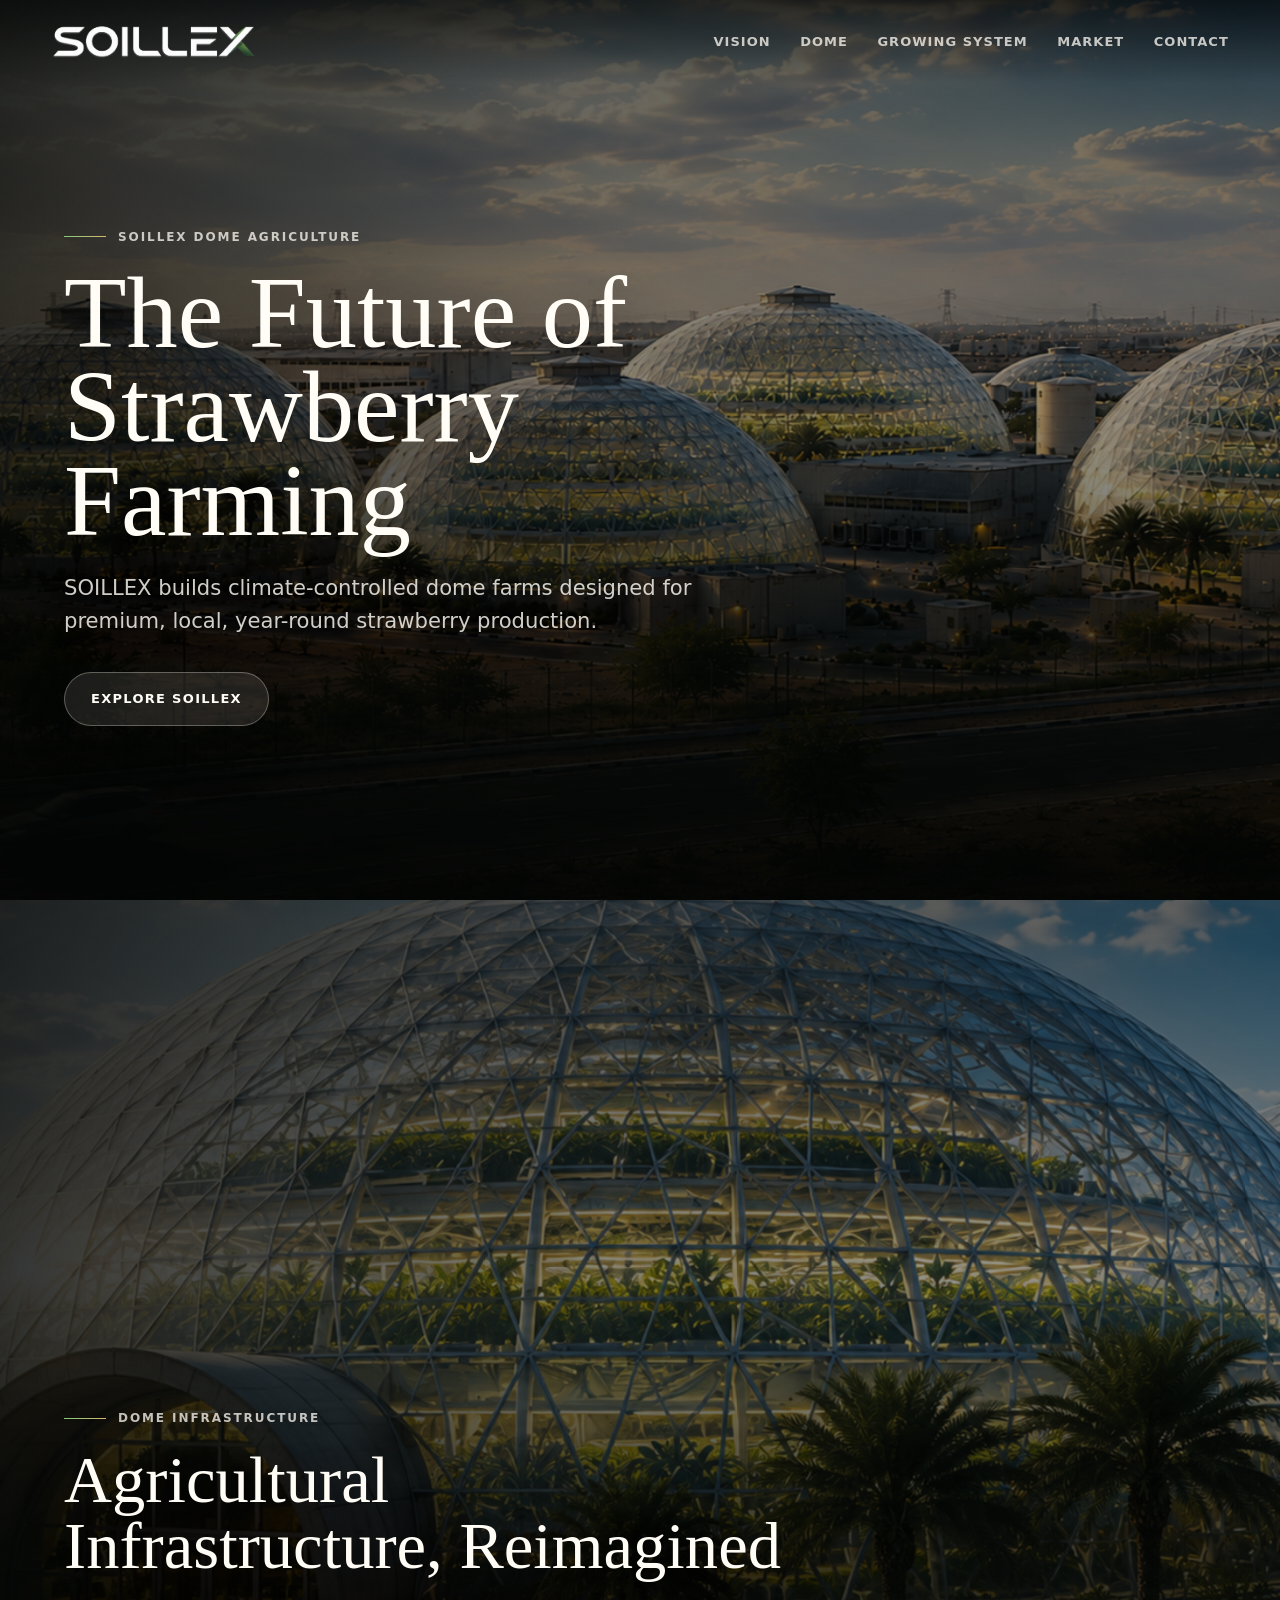
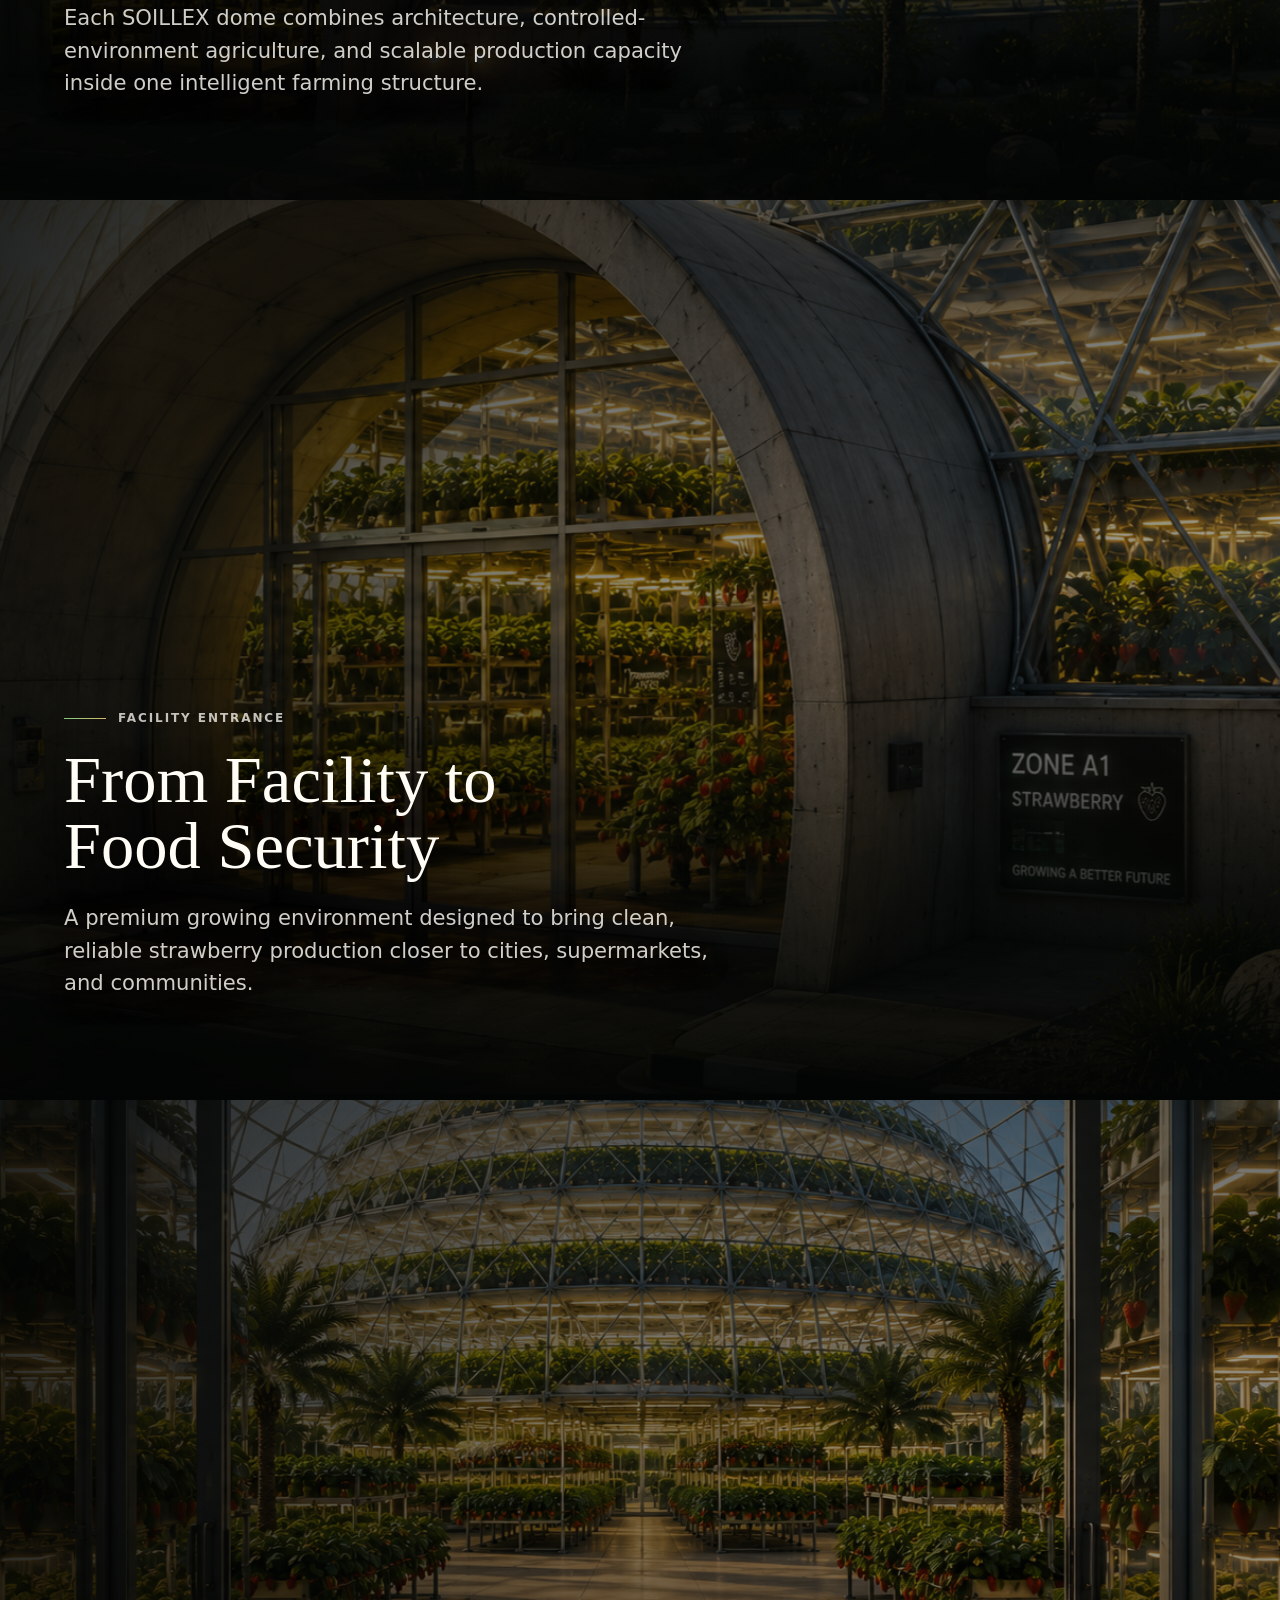
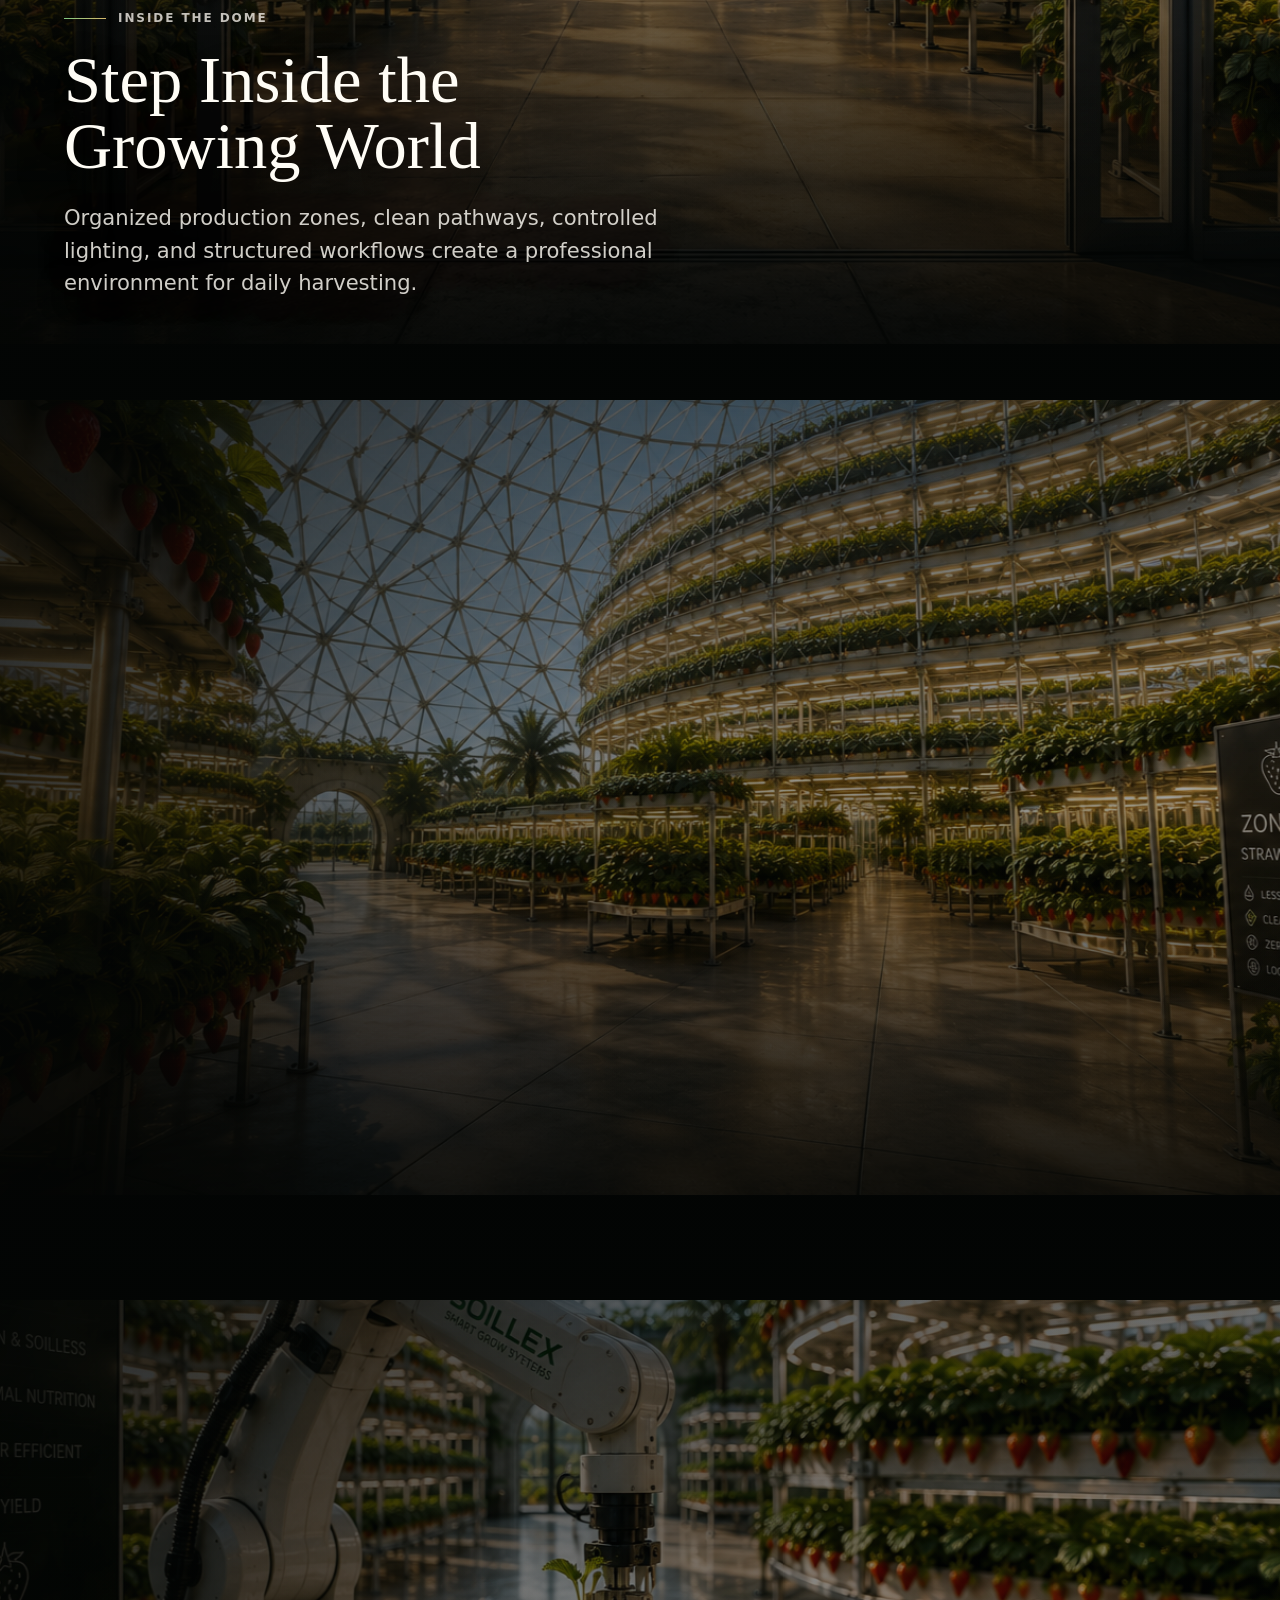
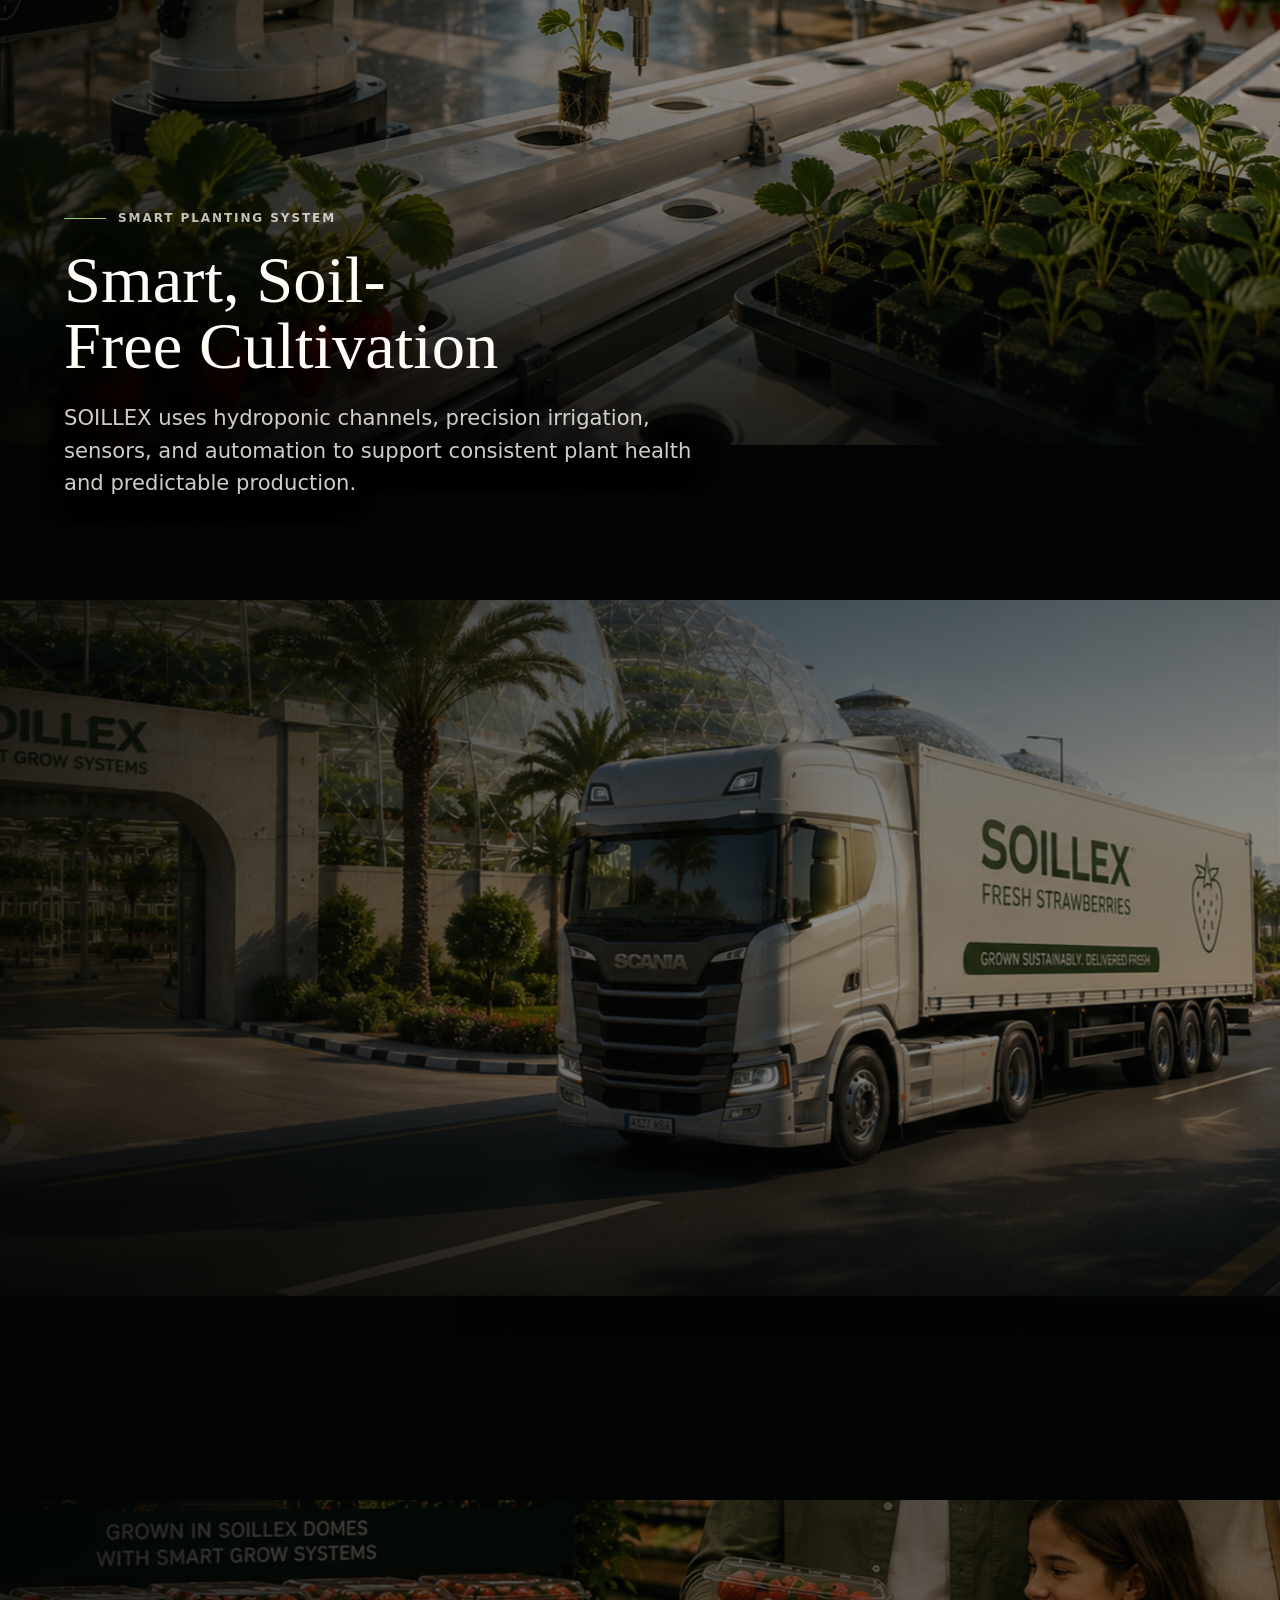
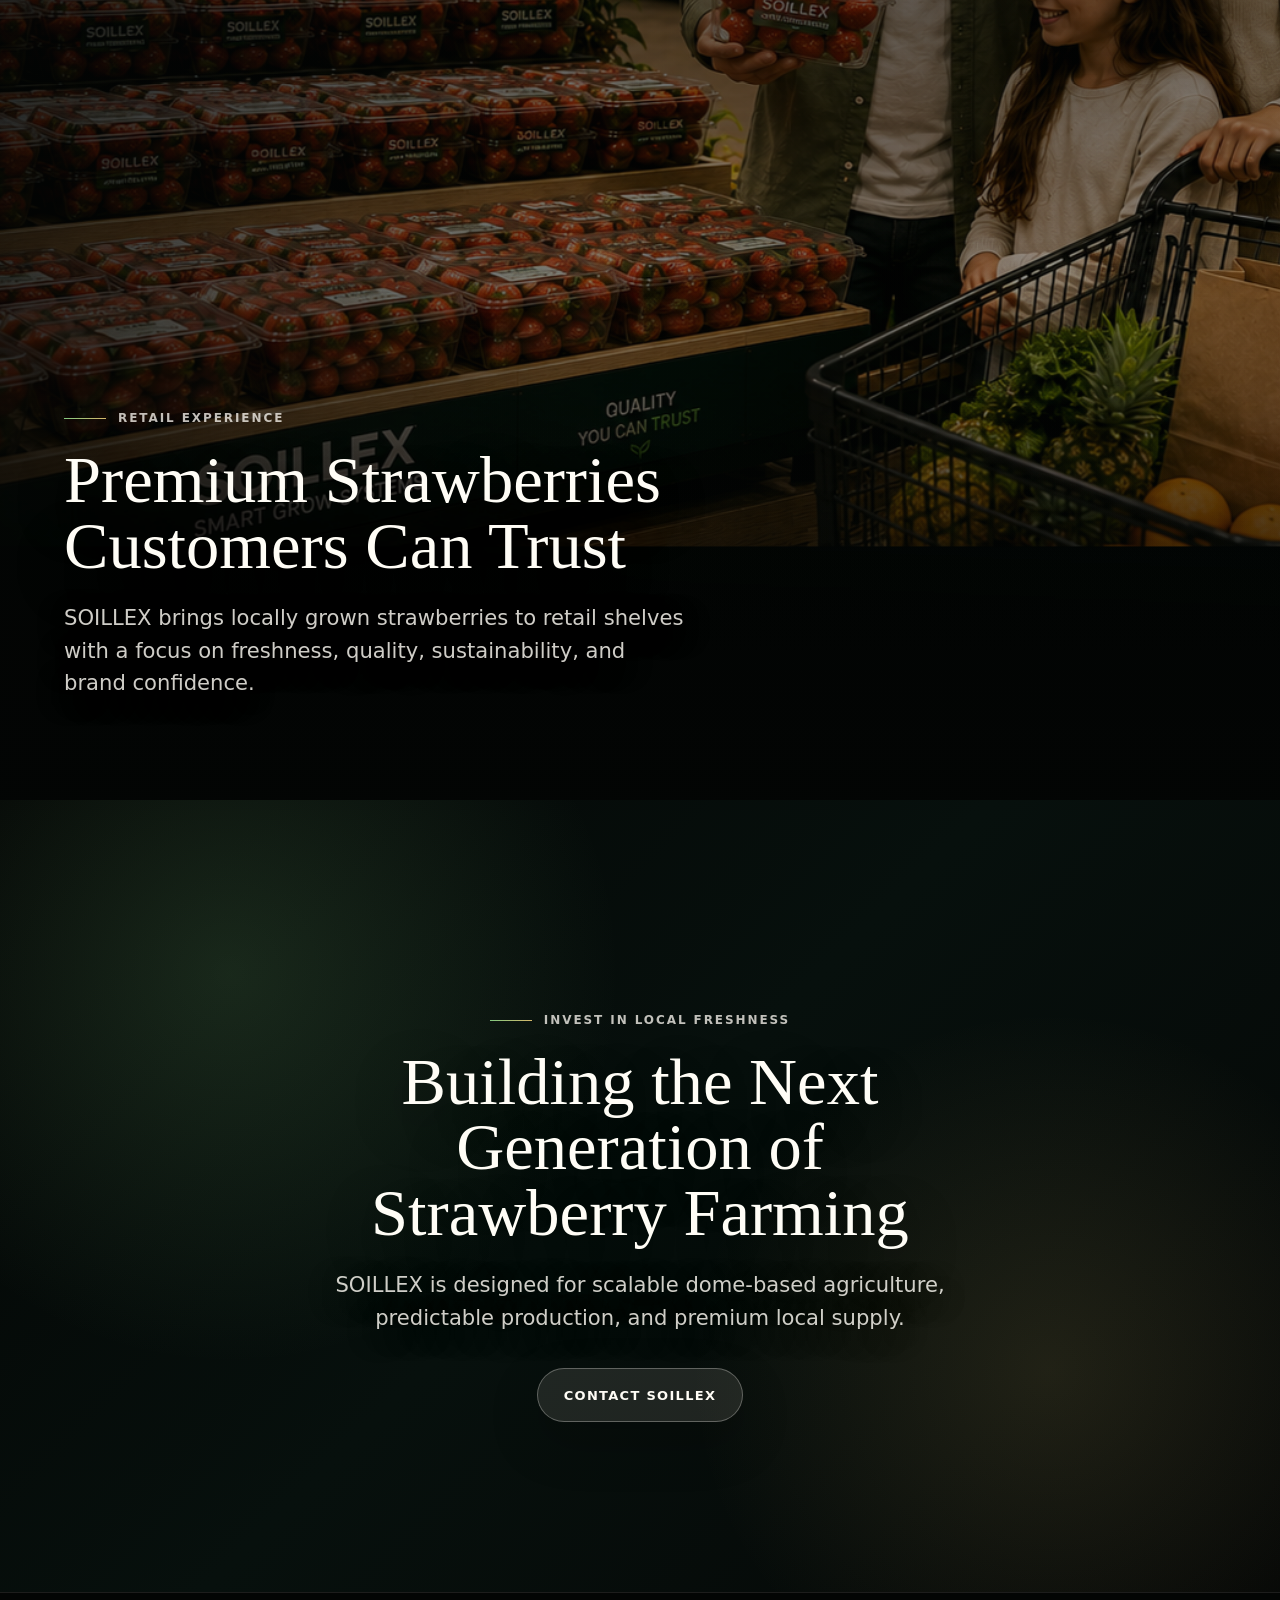
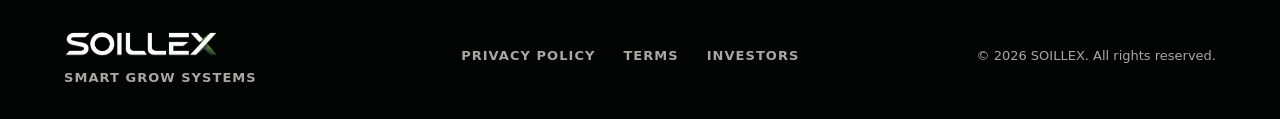
<file: index.html>
<!DOCTYPE html>
<html lang="en">
  <head>
    <meta charset="UTF-8" />
    <meta name="viewport" content="width=device-width, initial-scale=1.0" />
    <meta
      name="description"
      content="SOILLEX builds climate-controlled dome farms for premium, local, year-round strawberry production."
    />
    <title>SOILLEX | Intelligent Dome Agriculture</title>
    <link rel="icon" type="image/png" href="assets/img/favicon.png" />
    <style>
      :root {
        --color-ink: #f7f4ed;
        --color-muted: rgba(247, 244, 237, 0.74);
        --color-soft: rgba(247, 244, 237, 0.12);
        --color-line: rgba(247, 244, 237, 0.18);
        --color-deep: #030504;
        --color-green: #83c980;
        --color-gold: #d6b86b;
        --header-height: 82px;
        --section-padding: clamp(22px, 5vw, 76px);
        --content-width: 740px;
        --ease: cubic-bezier(0.19, 1, 0.22, 1);
        font-family:
          Inter, ui-sans-serif, system-ui, -apple-system, BlinkMacSystemFont,
          "Segoe UI", Arial, sans-serif;
        color-scheme: dark;
      }

      * {
        box-sizing: border-box;
      }

      html {
        scroll-behavior: smooth;
        background: var(--color-deep);
      }

      body {
        margin: 0;
        background: var(--color-deep);
        color: var(--color-ink);
        overflow-x: hidden;
      }

      body::selection {
        background: rgba(131, 201, 128, 0.32);
      }

      a {
        color: inherit;
        text-decoration: none;
      }

      img {
        display: block;
        max-width: 100%;
      }

      .site-header {
        position: fixed;
        inset: 0 0 auto 0;
        z-index: 50;
        display: flex;
        align-items: center;
        justify-content: space-between;
        height: var(--header-height);
        padding: 18px clamp(18px, 4vw, 58px);
        background: linear-gradient(180deg, rgba(3, 5, 4, 0.62), rgba(3, 5, 4, 0));
        transition:
          background 500ms var(--ease),
          border-color 500ms var(--ease),
          backdrop-filter 500ms var(--ease);
      }

      .site-header.is-scrolled {
        border-bottom: 1px solid rgba(247, 244, 237, 0.1);
        background: rgba(3, 5, 4, 0.78);
        backdrop-filter: blur(18px);
      }

      .brand-link {
        display: inline-flex;
        align-items: center;
        width: clamp(138px, 16vw, 210px);
      }

      .nav-links {
        display: flex;
        align-items: center;
        gap: clamp(14px, 2.3vw, 34px);
        color: rgba(247, 244, 237, 0.78);
        font-size: 13px;
        font-weight: 650;
        letter-spacing: 0.08em;
        text-transform: uppercase;
      }

      .nav-links a {
        position: relative;
        padding: 8px 0;
        transition: color 260ms ease;
      }

      .nav-links a::after {
        position: absolute;
        right: 0;
        bottom: 0;
        left: 0;
        height: 1px;
        background: var(--color-green);
        content: "";
        transform: scaleX(0);
        transform-origin: right;
        transition: transform 320ms var(--ease);
      }

      .nav-links a:hover {
        color: var(--color-ink);
      }

      .nav-links a:hover::after {
        transform: scaleX(1);
        transform-origin: left;
      }

      .hero,
      .image-section,
      .cta-section {
        position: relative;
        isolation: isolate;
        display: flex;
        min-height: 100svh;
        overflow: hidden;
      }

      .section-bg {
        position: absolute;
        inset: -8vh 0;
        z-index: -3;
        background-image: var(--bg);
        background-position: center;
        background-size: cover;
        transform: translate3d(0, var(--parallax, 0px), 0) scale(1.04);
        will-change: transform;
      }

      .hero::before,
      .image-section::before {
        position: absolute;
        inset: 0;
        z-index: -2;
        background:
          linear-gradient(90deg, rgba(3, 5, 4, 0.78), rgba(3, 5, 4, 0.36) 46%, rgba(3, 5, 4, 0.24)),
          linear-gradient(180deg, rgba(3, 5, 4, 0.46), rgba(3, 5, 4, 0.14) 42%, rgba(3, 5, 4, 0.82));
        content: "";
      }

      .hero::after,
      .image-section::after {
        position: absolute;
        inset: auto 0 0;
        z-index: -1;
        height: 44%;
        background: linear-gradient(180deg, rgba(3, 5, 4, 0), rgba(3, 5, 4, 0.78));
        content: "";
      }

      .hero {
        align-items: center;
        padding: calc(var(--header-height) + 38px) var(--section-padding) 72px;
      }

      .image-section {
        align-items: flex-end;
        padding: calc(var(--header-height) + 28px) var(--section-padding) clamp(58px, 8vw, 100px);
      }

      .content {
        width: min(100%, var(--content-width));
        transform: translateY(26px);
        opacity: 0;
        transition:
          opacity 900ms var(--ease),
          transform 900ms var(--ease);
      }

      .content.is-visible {
        transform: translateY(0);
        opacity: 1;
      }

      .eyebrow {
        display: inline-flex;
        align-items: center;
        gap: 12px;
        margin: 0 0 22px;
        color: rgba(247, 244, 237, 0.78);
        font-size: 12px;
        font-weight: 750;
        letter-spacing: 0.16em;
        text-transform: uppercase;
      }

      .eyebrow::before {
        width: 42px;
        height: 1px;
        background: linear-gradient(90deg, var(--color-green), var(--color-gold));
        content: "";
      }

      h1,
      h2 {
        max-width: 960px;
        margin: 0;
        color: #fffdf6;
        font-family: Georgia, "Times New Roman", serif;
        font-weight: 500;
        letter-spacing: 0;
        text-shadow: 0 18px 54px rgba(0, 0, 0, 0.48);
        text-wrap: balance;
      }

      h1 {
        font-size: clamp(48px, 8vw, 112px);
        line-height: 0.92;
      }

      h2 {
        font-size: clamp(38px, 5.2vw, 78px);
        line-height: 0.98;
      }

      .subtext {
        max-width: 650px;
        margin: 24px 0 0;
        color: rgba(247, 244, 237, 0.84);
        font-size: clamp(17px, 1.65vw, 23px);
        font-weight: 430;
        line-height: 1.55;
        text-shadow: 0 8px 28px rgba(0, 0, 0, 0.52);
        text-wrap: pretty;
      }

      .button {
        display: inline-flex;
        align-items: center;
        justify-content: center;
        min-height: 54px;
        margin-top: 34px;
        padding: 0 26px;
        border: 1px solid rgba(247, 244, 237, 0.3);
        border-radius: 999px;
        background: rgba(247, 244, 237, 0.1);
        box-shadow: 0 20px 50px rgba(0, 0, 0, 0.22);
        color: #fffdf6;
        font-size: 13px;
        font-weight: 800;
        letter-spacing: 0.1em;
        text-transform: uppercase;
        transition:
          transform 260ms ease,
          background 260ms ease,
          border-color 260ms ease;
      }

      .button:hover {
        border-color: rgba(131, 201, 128, 0.72);
        background: rgba(131, 201, 128, 0.18);
        transform: translateY(-2px);
      }

      .cta-section {
        align-items: center;
        justify-content: center;
        min-height: 88svh;
        padding: calc(var(--header-height) + 42px) var(--section-padding) 88px;
        background:
          radial-gradient(circle at 18% 22%, rgba(131, 201, 128, 0.16), transparent 32%),
          radial-gradient(circle at 82% 72%, rgba(214, 184, 107, 0.13), transparent 30%),
          linear-gradient(135deg, #030504 0%, #07100d 48%, #050706 100%);
        text-align: center;
      }

      .cta-section .content {
        margin: 0 auto;
      }

      .cta-section .subtext {
        margin-right: auto;
        margin-left: auto;
      }

      .site-footer {
        display: grid;
        grid-template-columns: minmax(150px, 220px) 1fr auto;
        align-items: center;
        gap: 28px;
        padding: 34px var(--section-padding);
        border-top: 1px solid rgba(247, 244, 237, 0.1);
        background: #030504;
        color: rgba(247, 244, 237, 0.68);
      }

      .footer-brand {
        display: flex;
        flex-direction: column;
        gap: 10px;
      }

      .footer-brand img {
        width: 154px;
      }

      .footer-brand span {
        font-size: 13px;
        font-weight: 650;
        letter-spacing: 0.08em;
        text-transform: uppercase;
      }

      .footer-links {
        display: flex;
        flex-wrap: wrap;
        justify-content: center;
        gap: 18px 28px;
        font-size: 13px;
        font-weight: 650;
        letter-spacing: 0.08em;
        text-transform: uppercase;
      }

      .footer-links a {
        transition: color 260ms ease;
      }

      .footer-links a:hover {
        color: var(--color-ink);
      }

      .copyright {
        margin: 0;
        font-size: 13px;
        text-align: right;
      }

      @media (max-width: 900px) {
        :root {
          --header-height: 74px;
        }

        .site-header {
          align-items: center;
          height: auto;
          min-height: var(--header-height);
          padding: 16px 18px;
        }

        .brand-link {
          width: 136px;
        }

        .nav-links {
          max-width: 58vw;
          justify-content: flex-end;
          gap: 8px 15px;
          font-size: 10px;
          line-height: 1.2;
          text-align: right;
        }

        .hero,
        .image-section {
          min-height: 92svh;
        }

        .hero::before,
        .image-section::before {
          background:
            linear-gradient(90deg, rgba(3, 5, 4, 0.78), rgba(3, 5, 4, 0.4)),
            linear-gradient(180deg, rgba(3, 5, 4, 0.32), rgba(3, 5, 4, 0.78));
        }

        .site-footer {
          grid-template-columns: 1fr;
          text-align: center;
        }

        .footer-brand {
          align-items: center;
        }

        .copyright {
          text-align: center;
        }
      }

      @media (max-width: 560px) {
        :root {
          --header-height: 116px;
        }

        .site-header {
          flex-direction: column;
          justify-content: center;
          gap: 10px;
          padding-top: 14px;
          padding-bottom: 12px;
        }

        .brand-link {
          width: 148px;
        }

        .nav-links {
          max-width: 100%;
          justify-content: center;
          gap: 7px 14px;
          text-align: center;
        }

        .hero,
        .image-section,
        .cta-section {
          padding-right: 20px;
          padding-left: 20px;
        }

        .image-section {
          align-items: center;
        }

        .content {
          width: 100%;
        }

        .subtext {
          font-size: 16px;
        }

        .button {
          width: 100%;
          max-width: 320px;
        }
      }

      @media (prefers-reduced-motion: reduce) {
        *,
        *::before,
        *::after {
          scroll-behavior: auto !important;
          transition-duration: 0.01ms !important;
          animation-duration: 0.01ms !important;
        }

        .section-bg {
          transform: scale(1.02);
        }
      }
    </style>
  </head>
  <body>
    <header class="site-header" data-header>
      <a class="brand-link" href="#hero" aria-label="SOILLEX home">
        <img src="assets/img/logo.png" alt="SOILLEX" />
      </a>
      <nav class="nav-links" aria-label="Primary navigation">
        <a href="#vision">Vision</a>
        <a href="#dome">Dome</a>
        <a href="#growing-system">Growing System</a>
        <a href="#market">Market</a>
        <a href="#contact">Contact</a>
      </nav>
    </header>

    <main>
      <section class="hero" id="hero" aria-labelledby="hero-title">
        <div class="section-bg" style="--bg: url('assets/img/hero.png')"></div>
        <div class="content reveal is-visible">
          <p class="eyebrow">SOILLEX Dome Agriculture</p>
          <h1 id="hero-title">The Future of Strawberry Farming</h1>
          <p class="subtext">
            SOILLEX builds climate-controlled dome farms designed for premium,
            local, year-round strawberry production.
          </p>
          <a class="button" href="#vision">Explore SOILLEX</a>
        </div>
      </section>

      <section class="image-section" id="vision" aria-labelledby="vision-title">
        <div class="section-bg" style="--bg: url('assets/img/section1.png')"></div>
        <div class="content reveal">
          <p class="eyebrow">Dome Infrastructure</p>
          <h2 id="vision-title">Agricultural Infrastructure, Reimagined</h2>
          <p class="subtext">
            Each SOILLEX dome combines architecture, controlled-environment
            agriculture, and scalable production capacity inside one intelligent
            farming structure.
          </p>
        </div>
      </section>

      <section class="image-section" id="dome" aria-labelledby="dome-title">
        <div class="section-bg" style="--bg: url('assets/img/section2.png')"></div>
        <div class="content reveal">
          <p class="eyebrow">Facility Entrance</p>
          <h2 id="dome-title">From Facility to Food Security</h2>
          <p class="subtext">
            A premium growing environment designed to bring clean, reliable
            strawberry production closer to cities, supermarkets, and
            communities.
          </p>
        </div>
      </section>

      <section class="image-section" aria-labelledby="inside-title">
        <div class="section-bg" style="--bg: url('assets/img/section3.png')"></div>
        <div class="content reveal">
          <p class="eyebrow">Inside the Dome</p>
          <h2 id="inside-title">Step Inside the Growing World</h2>
          <p class="subtext">
            Organized production zones, clean pathways, controlled lighting, and
            structured workflows create a professional environment for daily
            harvesting.
          </p>
        </div>
      </section>

      <section
        class="image-section"
        id="growing-system"
        aria-labelledby="vertical-title"
      >
        <div class="section-bg" style="--bg: url('assets/img/section4.png')"></div>
        <div class="content reveal">
          <p class="eyebrow">Vertical Strawberry Production</p>
          <h2 id="vertical-title">More Yield From Less Space</h2>
          <p class="subtext">
            Multi-level rack systems increase growing density while maintaining
            clean, soil-free strawberry cultivation inside a controlled climate.
          </p>
        </div>
      </section>

      <section class="image-section" aria-labelledby="smart-title">
        <div class="section-bg" style="--bg: url('assets/img/section5.png')"></div>
        <div class="content reveal">
          <p class="eyebrow">Smart Planting System</p>
          <h2 id="smart-title">Smart, Soil-Free Cultivation</h2>
          <p class="subtext">
            SOILLEX uses hydroponic channels, precision irrigation, sensors, and
            automation to support consistent plant health and predictable
            production.
          </p>
        </div>
      </section>

      <section class="image-section" id="market" aria-labelledby="fresh-title">
        <div class="section-bg" style="--bg: url('assets/img/section6.png')"></div>
        <div class="content reveal">
          <p class="eyebrow">Fresh Distribution</p>
          <h2 id="fresh-title">Harvested Locally. Delivered Fresh.</h2>
          <p class="subtext">
            Strawberries move directly from the dome to market, reducing supply
            distance and supporting fresher, more reliable supermarket delivery.
          </p>
        </div>
      </section>

      <section class="image-section" aria-labelledby="retail-title">
        <div class="section-bg" style="--bg: url('assets/img/section7.png')"></div>
        <div class="content reveal">
          <p class="eyebrow">Retail Experience</p>
          <h2 id="retail-title">Premium Strawberries Customers Can Trust</h2>
          <p class="subtext">
            SOILLEX brings locally grown strawberries to retail shelves with a
            focus on freshness, quality, sustainability, and brand confidence.
          </p>
        </div>
      </section>

      <section class="cta-section" id="contact" aria-labelledby="contact-title">
        <div class="content reveal">
          <p class="eyebrow">Invest in Local Freshness</p>
          <h2 id="contact-title">Building the Next Generation of Strawberry Farming</h2>
          <p class="subtext">
            SOILLEX is designed for scalable dome-based agriculture, predictable
            production, and premium local supply.
          </p>
          <a class="button" href="mailto:info@soillex.com">Contact SOILLEX</a>
        </div>
      </section>
    </main>

    <footer class="site-footer">
      <div class="footer-brand">
        <img src="assets/img/logo.png" alt="SOILLEX" />
        <span>Smart Grow Systems</span>
      </div>
      <nav class="footer-links" aria-label="Footer navigation">
        <a href="privacy-policy.html">Privacy Policy</a>
        <a href="terms.html">Terms</a>
        <a href="investors.html">Investors</a>
      </nav>
      <p class="copyright">© 2026 SOILLEX. All rights reserved.</p>
    </footer>

    <script>
      const header = document.querySelector("[data-header]");
      const revealItems = document.querySelectorAll(".reveal");
      const parallaxItems = document.querySelectorAll(".section-bg");
      const reduceMotion = window.matchMedia("(prefers-reduced-motion: reduce)");

      const revealObserver = new IntersectionObserver(
        (entries) => {
          entries.forEach((entry) => {
            if (entry.isIntersecting) {
              entry.target.classList.add("is-visible");
            }
          });
        },
        { threshold: 0.28 }
      );

      revealItems.forEach((item) => revealObserver.observe(item));

      document.querySelectorAll('a[href^="#"]').forEach((link) => {
        link.addEventListener("click", (event) => {
          const target = document.querySelector(link.getAttribute("href"));
          if (!target) {
            return;
          }

          event.preventDefault();
          target.scrollIntoView({ behavior: "smooth", block: "start" });
        });
      });

      function updateScrollEffects() {
        const scrolled = window.scrollY > 20;
        header.classList.toggle("is-scrolled", scrolled);

        if (reduceMotion.matches) {
          return;
        }

        parallaxItems.forEach((item) => {
          const rect = item.parentElement.getBoundingClientRect();
          const movement = rect.top * -0.055;
          item.style.setProperty("--parallax", `${movement}px`);
        });
      }

      updateScrollEffects();
      window.addEventListener("scroll", updateScrollEffects, { passive: true });
      window.addEventListener("resize", updateScrollEffects);
    </script>
  </body>
</html>
</file>
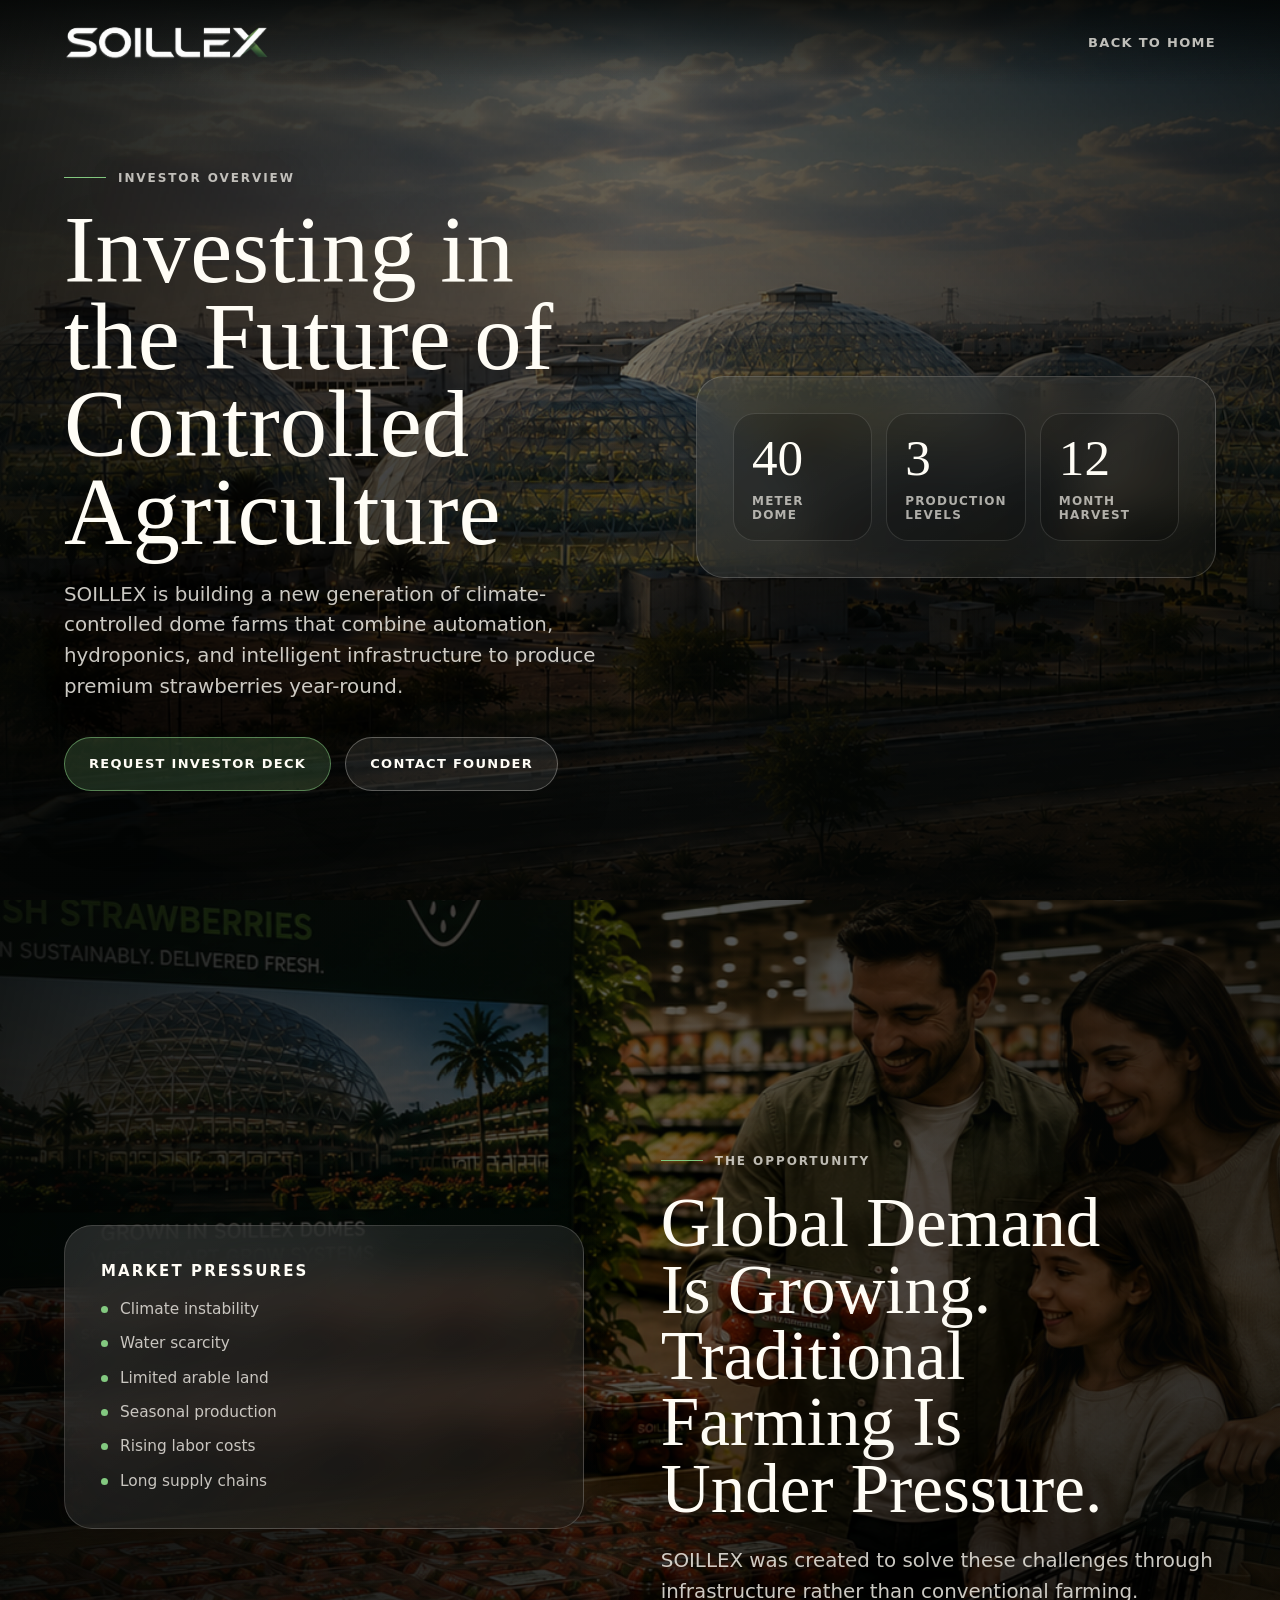
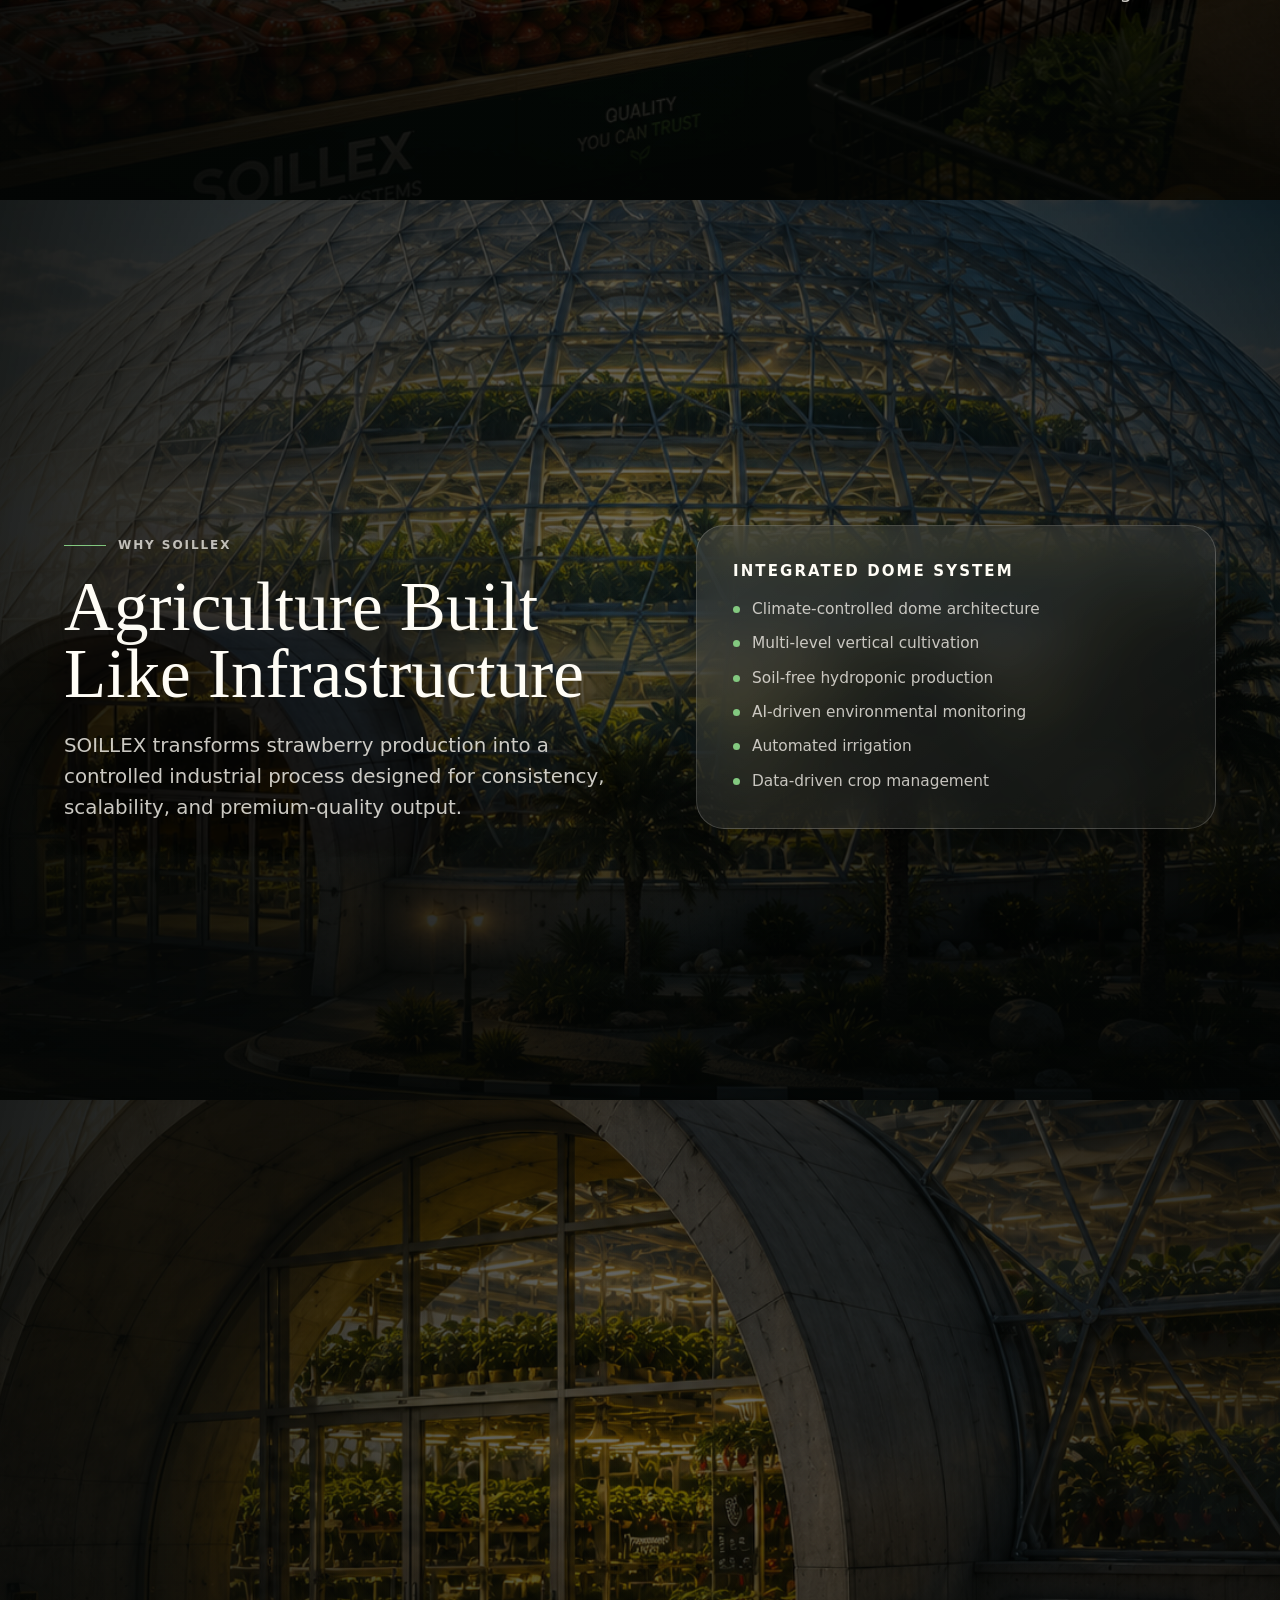
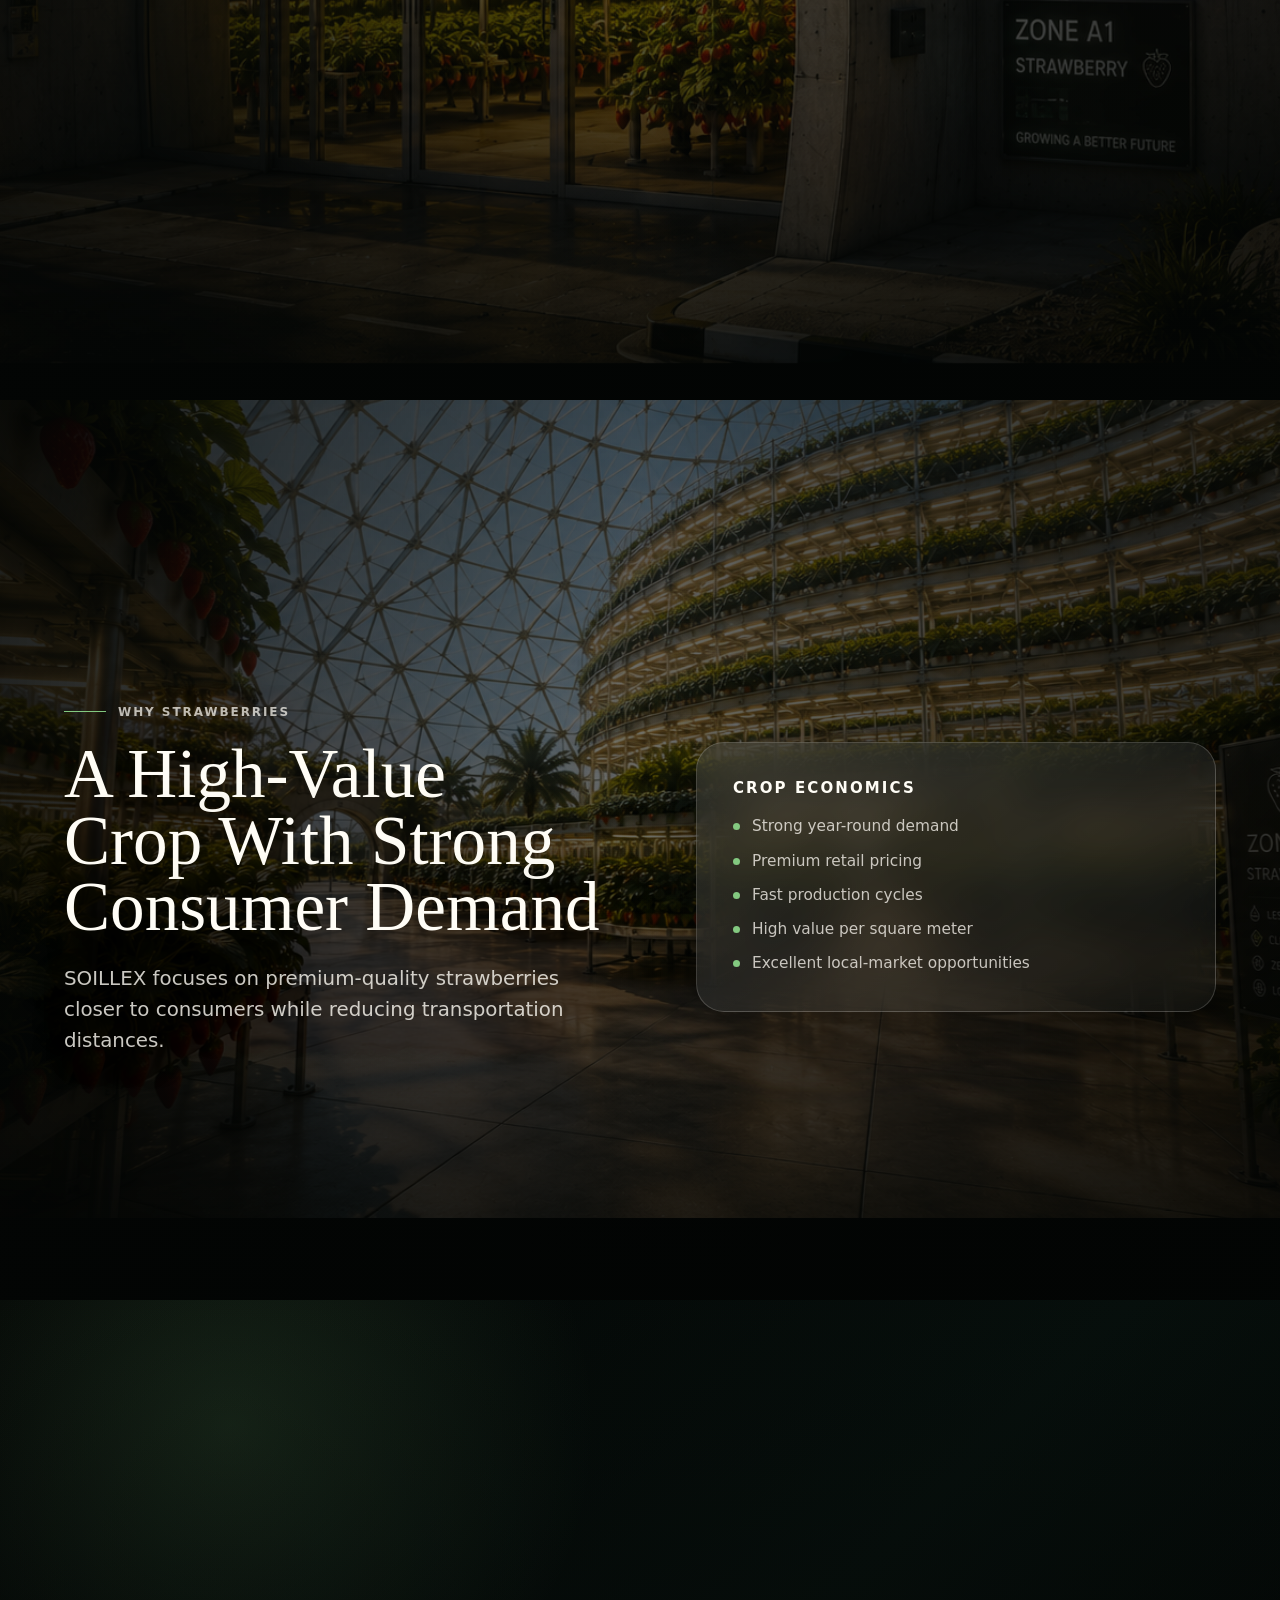
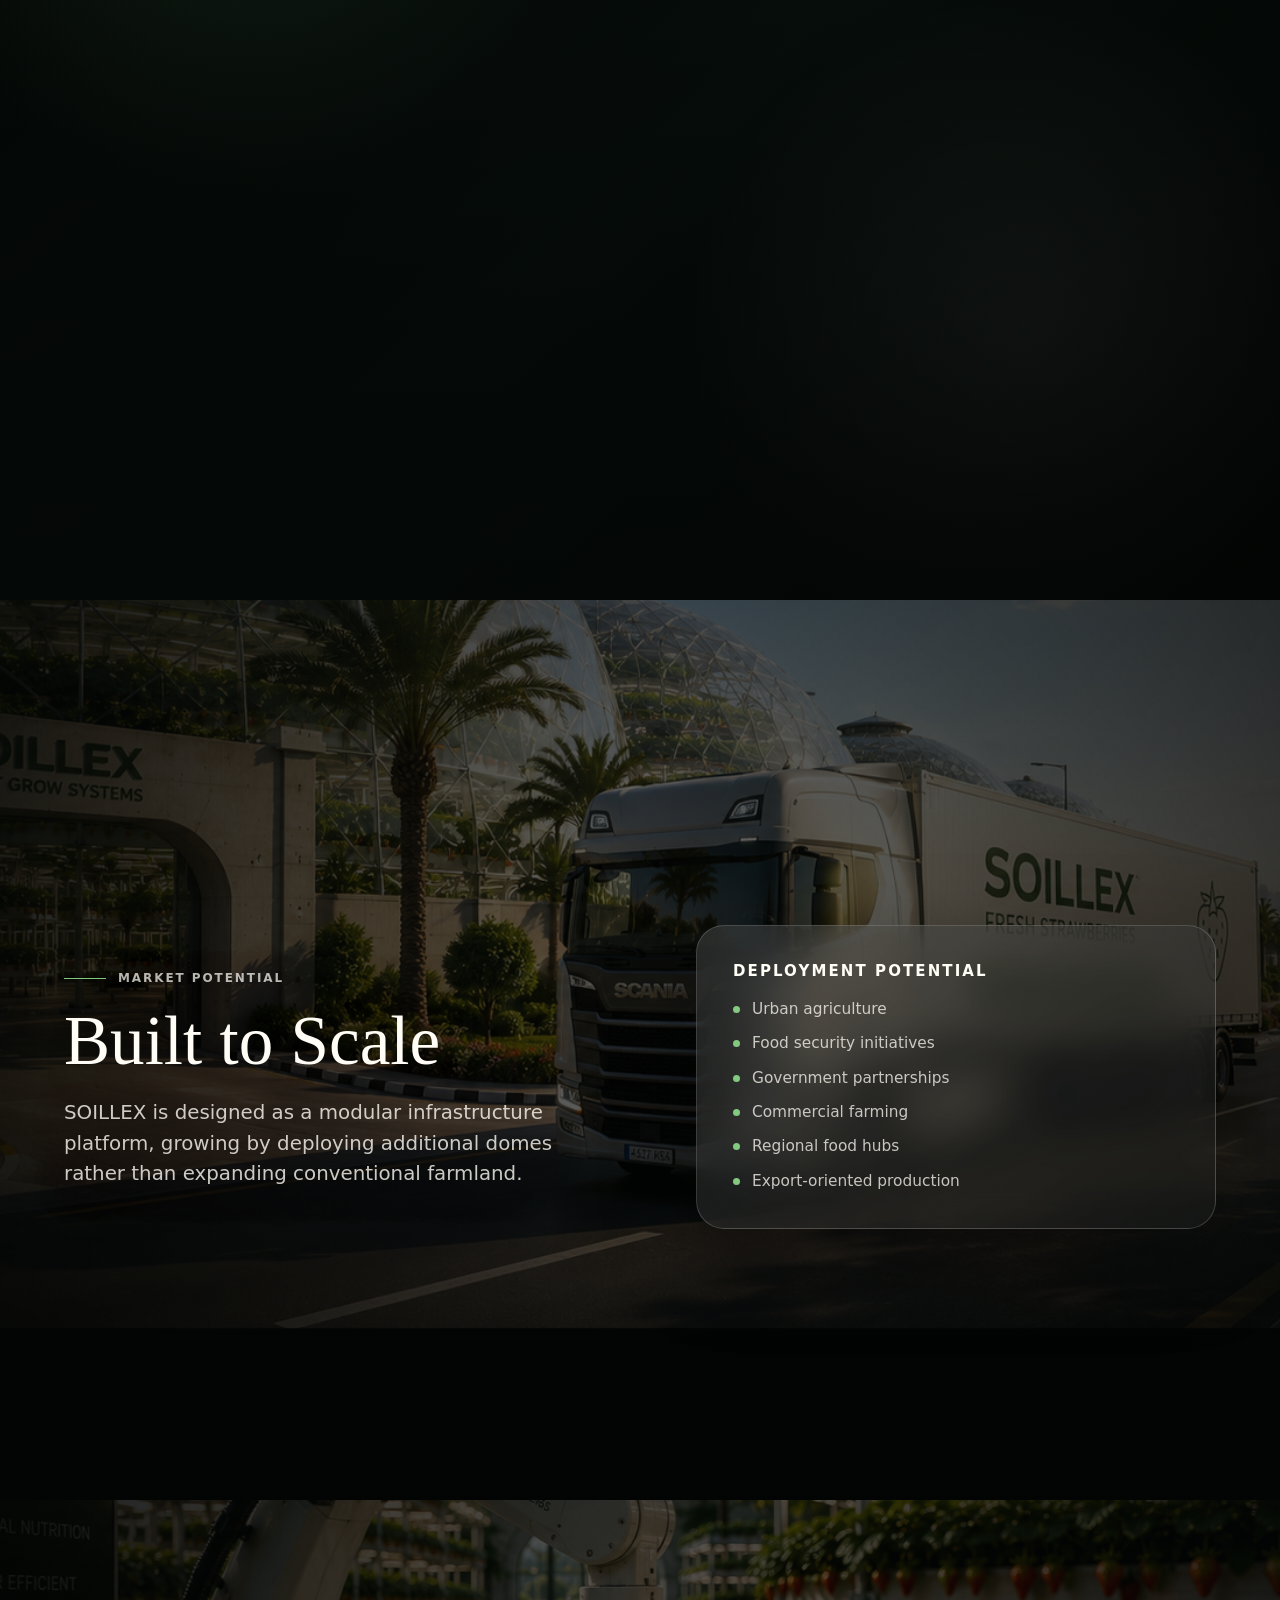
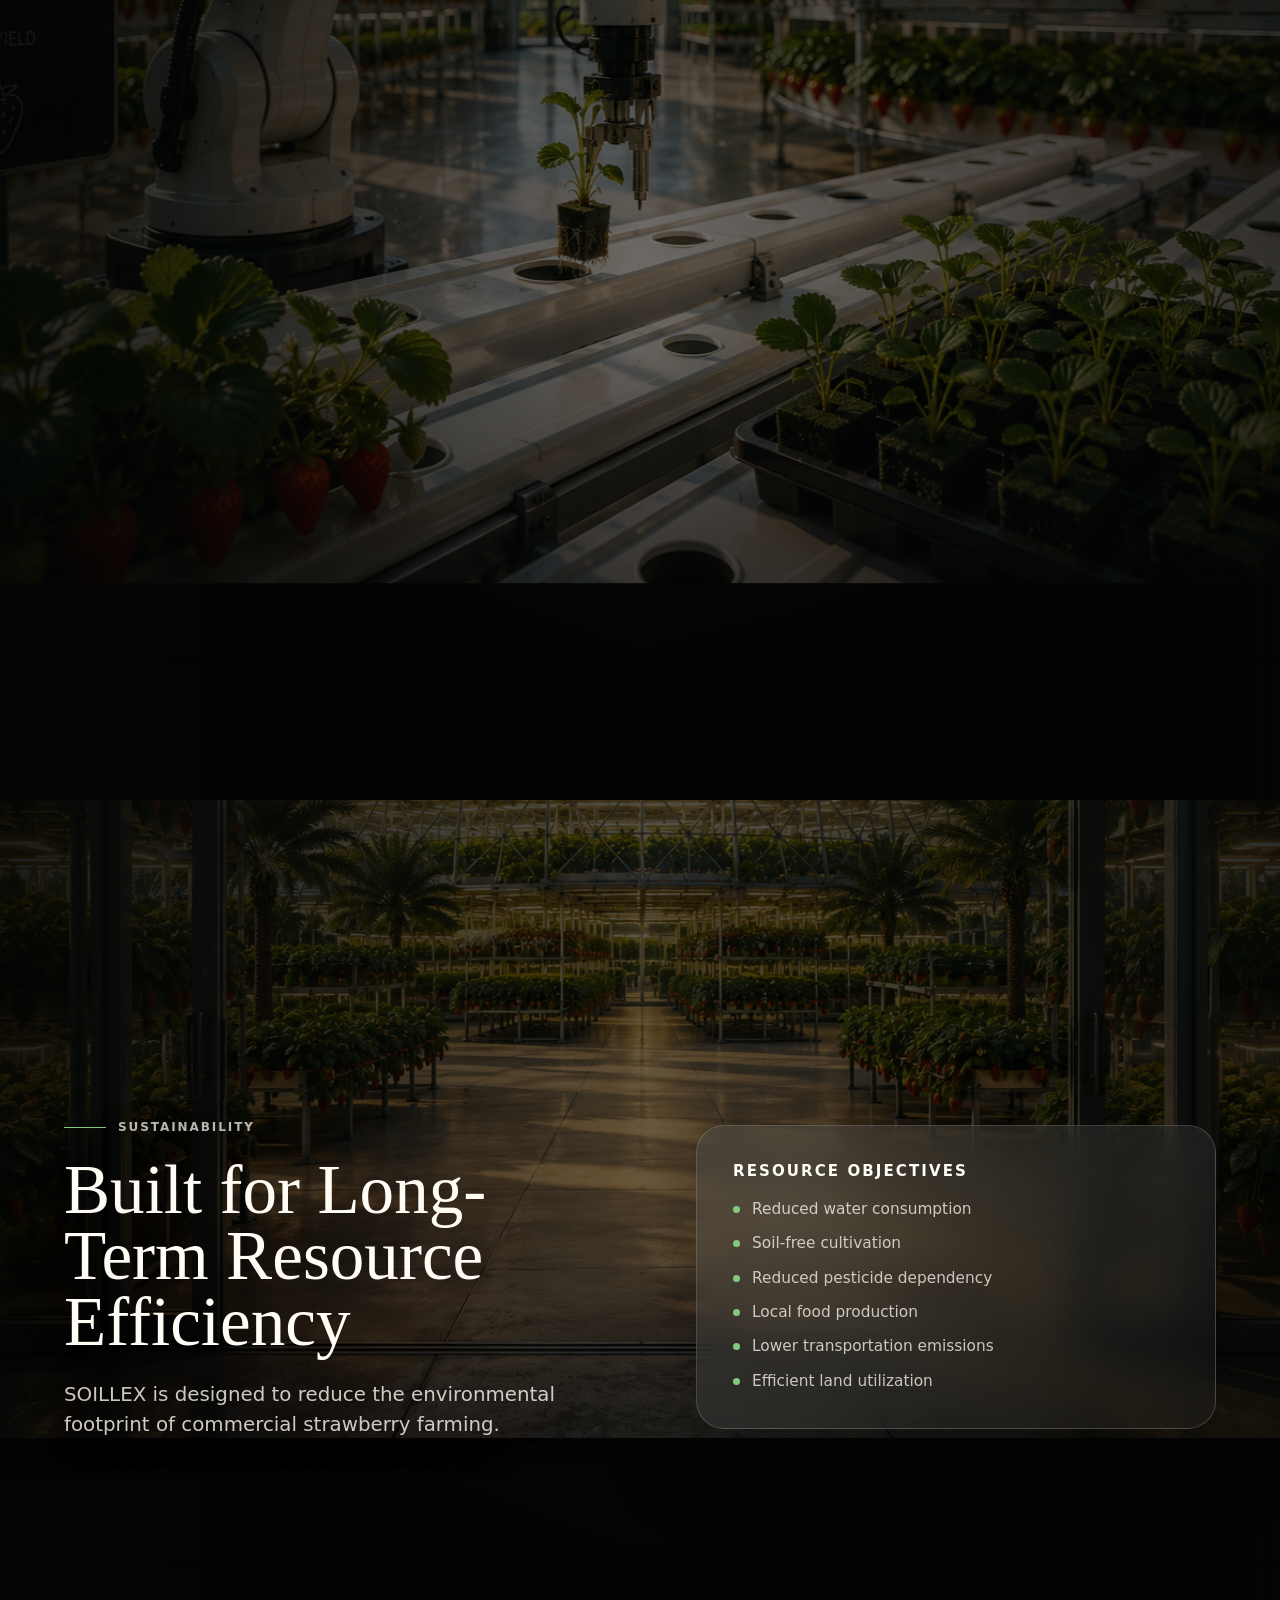
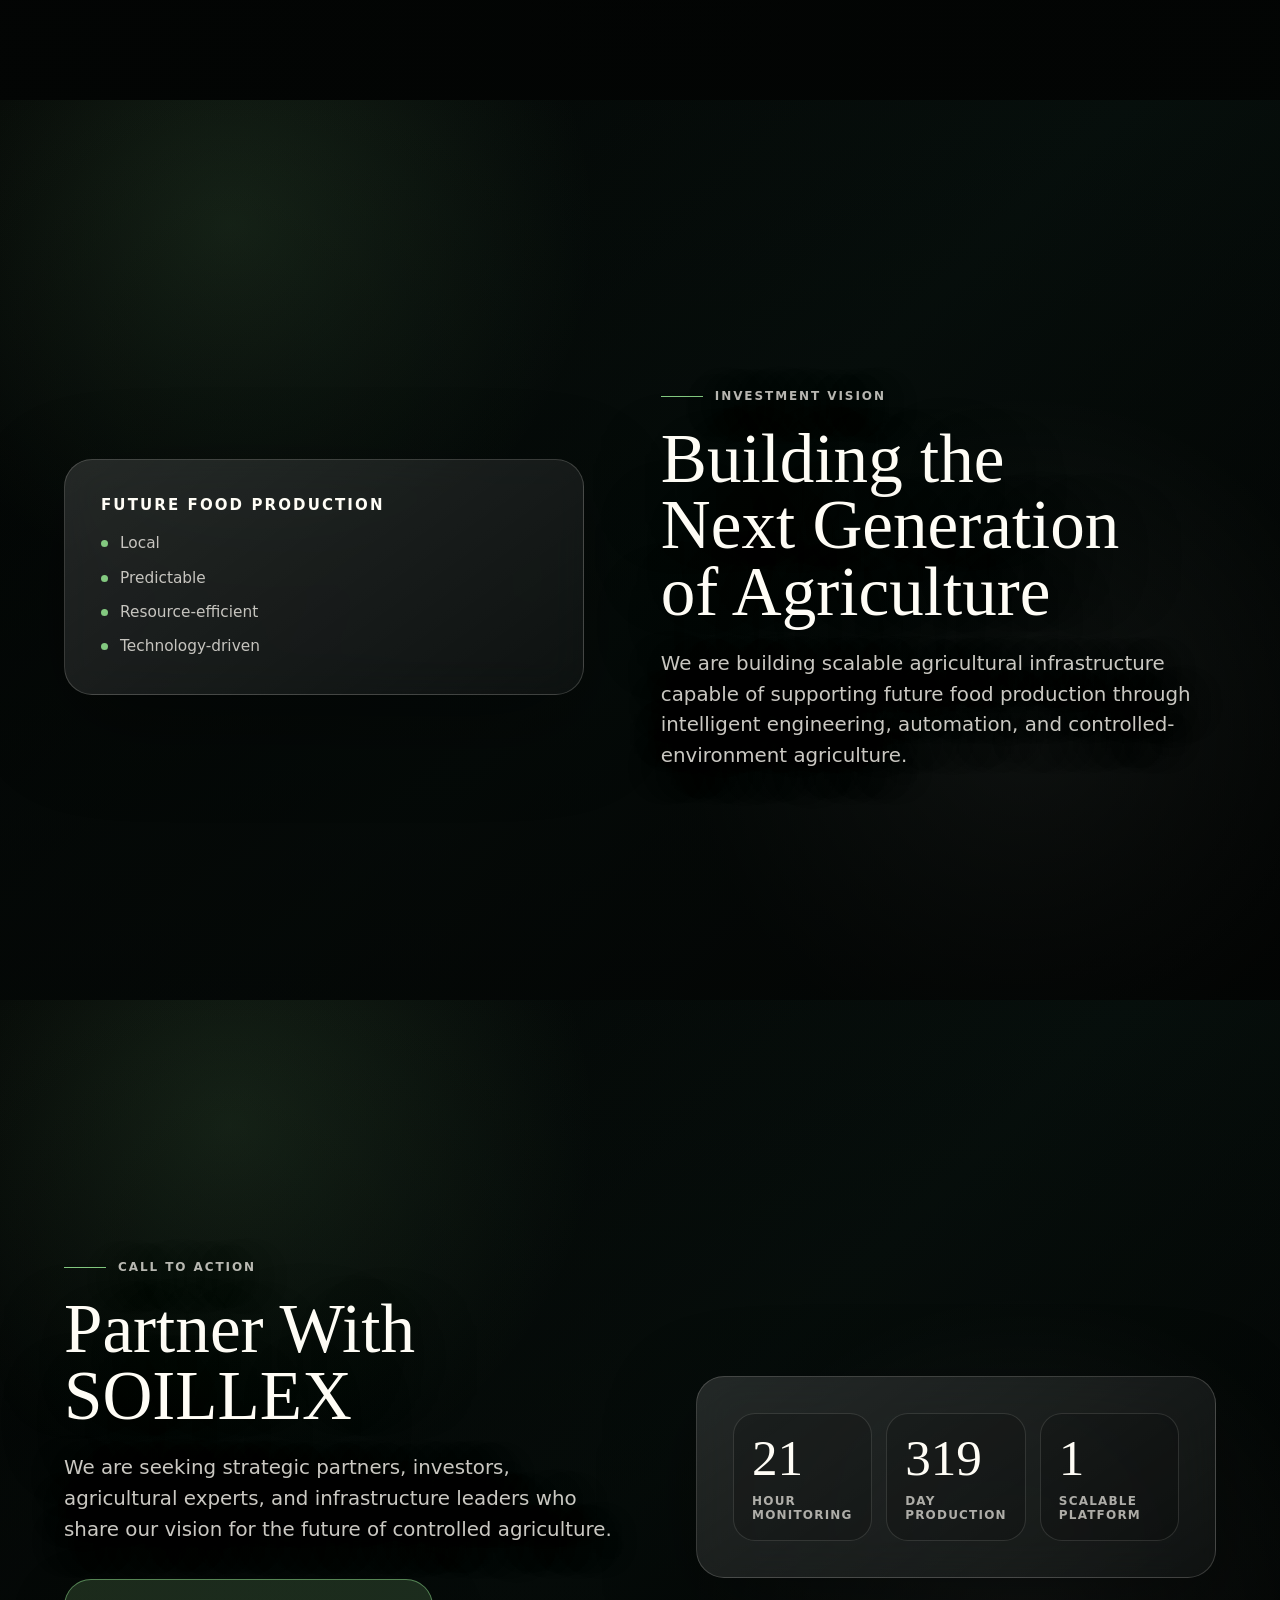
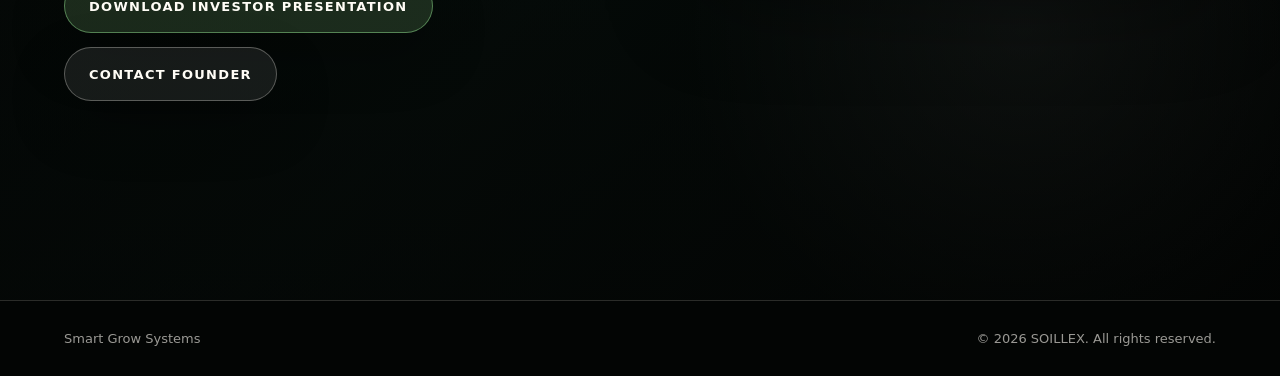
<file: investors.html>
<!DOCTYPE html>
<html lang="en">
  <head>
    <meta charset="UTF-8" />
    <meta name="viewport" content="width=device-width, initial-scale=1.0" />
    <meta
      name="description"
      content="SOILLEX investor information for climate-controlled dome agriculture and premium strawberry production."
    />
    <title>Investors | SOILLEX</title>
    <link rel="icon" type="image/png" href="assets/img/favicon.png" />
    <style>
      :root {
        --color-ink: #f7f4ed;
        --color-muted: rgba(247, 244, 237, 0.74);
        --color-deep: #030504;
        --color-panel: rgba(255, 255, 255, 0.075);
        --color-line: rgba(247, 244, 237, 0.16);
        --color-green: #83c980;
        --header-height: 84px;
        --page-pad: clamp(22px, 5vw, 76px);
        --ease: cubic-bezier(0.19, 1, 0.22, 1);
        font-family:
          Inter, ui-sans-serif, system-ui, -apple-system, BlinkMacSystemFont,
          "Segoe UI", Arial, sans-serif;
        color-scheme: dark;
      }

      * {
        box-sizing: border-box;
      }

      html {
        scroll-behavior: smooth;
        background: var(--color-deep);
      }

      body {
        margin: 0;
        overflow-x: hidden;
        background: #030504;
        color: var(--color-ink);
      }

      a {
        color: inherit;
        text-decoration: none;
      }

      img {
        display: block;
        max-width: 100%;
      }

      .site-header {
        position: fixed;
        inset: 0 0 auto;
        z-index: 20;
        display: flex;
        align-items: center;
        justify-content: space-between;
        height: var(--header-height);
        padding: 20px var(--page-pad);
        background: linear-gradient(180deg, rgba(3, 5, 4, 0.78), rgba(3, 5, 4, 0));
        transition:
          background 420ms var(--ease),
          backdrop-filter 420ms var(--ease),
          border-color 420ms var(--ease);
      }

      .site-header.is-scrolled {
        border-bottom: 1px solid rgba(247, 244, 237, 0.1);
        background: rgba(3, 5, 4, 0.78);
        backdrop-filter: blur(18px);
      }

      .logo {
        width: clamp(140px, 16vw, 214px);
      }

      .back-link {
        color: rgba(247, 244, 237, 0.76);
        font-size: 13px;
        font-weight: 800;
        letter-spacing: 0.1em;
        text-transform: uppercase;
        transition: color 220ms ease;
      }

      .back-link:hover {
        color: var(--color-ink);
      }

      .investor-section {
        position: relative;
        isolation: isolate;
        display: grid;
        min-height: 100svh;
        overflow: hidden;
        padding: calc(var(--header-height) + 34px) var(--page-pad) 64px;
      }

      .investor-section::before {
        position: absolute;
        inset: -8vh 0;
        z-index: -3;
        background-image: var(--bg);
        background-position: center;
        background-size: cover;
        content: "";
        transform: translate3d(0, var(--parallax, 0px), 0) scale(1.05);
        will-change: transform;
      }

      .investor-section::after {
        position: absolute;
        inset: 0;
        z-index: -2;
        background:
          linear-gradient(90deg, rgba(3, 5, 4, 0.84), rgba(3, 5, 4, 0.42) 50%, rgba(3, 5, 4, 0.72)),
          linear-gradient(180deg, rgba(3, 5, 4, 0.42), rgba(3, 5, 4, 0.2) 44%, rgba(3, 5, 4, 0.86));
        content: "";
      }

      .investor-section.plain {
        background:
          radial-gradient(circle at 18% 14%, rgba(131, 201, 128, 0.16), transparent 28%),
          radial-gradient(circle at 80% 70%, rgba(255, 255, 255, 0.09), transparent 28%),
          linear-gradient(135deg, #030504 0%, #07100d 52%, #020302 100%);
      }

      .investor-section.plain::before {
        display: none;
      }

      .investor-section.plain::after {
        background: linear-gradient(180deg, rgba(3, 5, 4, 0.1), rgba(3, 5, 4, 0.72));
      }

      .stage {
        display: grid;
        grid-template-columns: minmax(0, 1fr) minmax(320px, 520px);
        align-items: center;
        gap: clamp(24px, 6vw, 92px);
        width: min(100%, 1280px);
        margin: 0 auto;
      }

      .stage.reverse {
        grid-template-columns: minmax(320px, 520px) minmax(0, 1fr);
      }

      .stage.reverse .copy {
        grid-column: 2;
      }

      .stage.reverse .glass {
        grid-column: 1;
        grid-row: 1;
      }

      .copy {
        transform: translateY(34px) scale(0.985);
        opacity: 0;
        transition:
          opacity 900ms var(--ease),
          transform 900ms var(--ease);
      }

      .copy.is-visible,
      .glass.is-visible {
        transform: translateY(0) scale(1);
        opacity: 1;
      }

      .eyebrow {
        display: inline-flex;
        align-items: center;
        gap: 12px;
        margin: 0 0 20px;
        color: rgba(247, 244, 237, 0.74);
        font-size: 12px;
        font-weight: 850;
        letter-spacing: 0.16em;
        text-transform: uppercase;
      }

      .eyebrow::before {
        width: 42px;
        height: 1px;
        background: var(--color-green);
        content: "";
      }

      h1,
      h2 {
        margin: 0;
        color: #fffdf6;
        font-family: Georgia, "Times New Roman", serif;
        font-weight: 500;
        letter-spacing: 0;
        text-shadow: 0 24px 64px rgba(0, 0, 0, 0.56);
        text-wrap: balance;
      }

      h1 {
        max-width: 960px;
        font-size: clamp(50px, 7.4vw, 104px);
        line-height: 0.92;
      }

      h2 {
        max-width: 820px;
        font-size: clamp(42px, 5.4vw, 76px);
        line-height: 0.96;
      }

      p {
        max-width: 720px;
        margin: 24px 0 0;
        color: rgba(247, 244, 237, 0.82);
        font-size: clamp(17px, 1.55vw, 22px);
        line-height: 1.55;
        text-shadow: 0 10px 34px rgba(0, 0, 0, 0.56);
      }

      .actions {
        display: flex;
        flex-wrap: wrap;
        gap: 14px;
        margin-top: 34px;
      }

      .button {
        display: inline-flex;
        align-items: center;
        justify-content: center;
        min-height: 54px;
        padding: 0 24px;
        border: 1px solid rgba(247, 244, 237, 0.3);
        border-radius: 999px;
        background: rgba(255, 255, 255, 0.08);
        box-shadow: 0 22px 56px rgba(0, 0, 0, 0.28);
        color: #fffdf6;
        font-size: 13px;
        font-weight: 850;
        letter-spacing: 0.1em;
        text-transform: uppercase;
        transition:
          transform 240ms ease,
          border-color 240ms ease,
          background 240ms ease;
      }

      .button:hover {
        border-color: rgba(131, 201, 128, 0.72);
        background: rgba(131, 201, 128, 0.16);
        transform: translateY(-2px);
      }

      .button.accent {
        border-color: rgba(131, 201, 128, 0.56);
        background: rgba(131, 201, 128, 0.18);
      }

      .glass {
        align-self: center;
        padding: clamp(22px, 3.2vw, 36px);
        border: 1px solid rgba(247, 244, 237, 0.18);
        border-radius: 28px;
        background:
          linear-gradient(145deg, rgba(255, 255, 255, 0.13), rgba(255, 255, 255, 0.04)),
          rgba(3, 5, 4, 0.32);
        box-shadow: 0 28px 90px rgba(0, 0, 0, 0.36);
        backdrop-filter: blur(20px);
        transform: translateY(34px) scale(0.98);
        opacity: 0;
        transition:
          opacity 900ms var(--ease) 140ms,
          transform 900ms var(--ease) 140ms;
      }

      .glass h3 {
        margin: 0 0 18px;
        color: #fffdf6;
        font-size: 15px;
        font-weight: 850;
        letter-spacing: 0.14em;
        text-transform: uppercase;
      }

      .bullet-list,
      .compare-list {
        display: grid;
        gap: 12px;
        margin: 0;
        padding: 0;
        list-style: none;
      }

      .bullet-list li,
      .compare-list li {
        display: flex;
        gap: 12px;
        color: rgba(247, 244, 237, 0.78);
        font-size: clamp(15px, 1.2vw, 17px);
        line-height: 1.45;
      }

      .bullet-list li::before {
        width: 7px;
        height: 7px;
        margin-top: 8px;
        border-radius: 999px;
        background: var(--color-green);
        content: "";
        flex: 0 0 auto;
      }

      .compare {
        display: grid;
        grid-template-columns: 1fr 1fr;
        gap: 18px;
      }

      .compare h3 {
        margin-bottom: 16px;
      }

      .compare-list li::before {
        content: attr(data-mark);
        color: var(--color-green);
        font-weight: 900;
      }

      .compare-list.traditional li::before {
        color: rgba(255, 255, 255, 0.48);
      }

      .stats {
        display: grid;
        grid-template-columns: repeat(3, 1fr);
        gap: 14px;
      }

      .stat {
        min-height: 120px;
        padding: 18px;
        border: 1px solid rgba(247, 244, 237, 0.13);
        border-radius: 22px;
        background: rgba(0, 0, 0, 0.18);
      }

      .stat strong {
        display: block;
        color: #fffdf6;
        font-family: Georgia, "Times New Roman", serif;
        font-size: clamp(36px, 4vw, 58px);
        font-weight: 500;
        line-height: 1;
      }

      .stat span {
        display: block;
        margin-top: 10px;
        color: rgba(247, 244, 237, 0.68);
        font-size: 12px;
        font-weight: 800;
        letter-spacing: 0.1em;
        text-transform: uppercase;
      }

      .site-footer {
        display: flex;
        align-items: center;
        justify-content: space-between;
        gap: 24px;
        padding: 30px var(--page-pad);
        border-top: 1px solid var(--color-line);
        background: #030504;
        color: rgba(247, 244, 237, 0.62);
        font-size: 13px;
      }

      @media (max-width: 980px) {
        .stage,
        .stage.reverse {
          grid-template-columns: 1fr;
          gap: 28px;
        }

        .stage.reverse .copy,
        .stage.reverse .glass {
          grid-column: auto;
          grid-row: auto;
        }

        .investor-section {
          min-height: 100svh;
          padding-top: calc(var(--header-height) + 56px);
          padding-bottom: 78px;
        }

        .compare,
        .stats {
          grid-template-columns: 1fr;
        }
      }

      @media (max-width: 640px) {
        :root {
          --header-height: 78px;
        }

        .site-header {
          padding: 18px 20px;
        }

        .logo {
          width: 140px;
        }

        .back-link {
          font-size: 11px;
        }

        .actions {
          flex-direction: column;
        }

        .button {
          width: 100%;
        }

        .glass {
          border-radius: 22px;
        }

        .site-footer {
          align-items: flex-start;
          flex-direction: column;
        }
      }

      @media (prefers-reduced-motion: reduce) {
        *,
        *::before,
        *::after {
          scroll-behavior: auto !important;
          transition-duration: 0.01ms !important;
          animation-duration: 0.01ms !important;
        }

        .investor-section::before {
          transform: scale(1.02);
        }
      }
    </style>
  </head>
  <body>
    <header class="site-header" data-header>
      <a href="index.html" aria-label="SOILLEX home">
        <img class="logo" src="assets/img/logo.png" alt="SOILLEX" />
      </a>
      <a class="back-link" href="index.html">Back to Home</a>
    </header>

    <main aria-label="SOILLEX investors">
      <section class="investor-section" style="--bg: url('assets/img/hero.png')">
        <div class="stage">
          <div class="copy reveal is-visible">
            <p class="eyebrow">Investor Overview</p>
            <h1>Investing in the Future of Controlled Agriculture</h1>
            <p>
              SOILLEX is building a new generation of climate-controlled dome
              farms that combine automation, hydroponics, and intelligent
              infrastructure to produce premium strawberries year-round.
            </p>
            <div class="actions">
              <a class="button accent" href="mailto:info@soillex.com?subject=Request%20Investor%20Deck">Request Investor Deck</a>
              <a class="button" href="mailto:info@soillex.com?subject=Contact%20Founder">Contact Founder</a>
            </div>
          </div>
          <div class="glass reveal">
            <div class="stats">
              <div class="stat">
                <strong data-count="40">0</strong>
                <span>Meter Dome</span>
              </div>
              <div class="stat">
                <strong data-count="3">0</strong>
                <span>Production Levels</span>
              </div>
              <div class="stat">
                <strong data-count="12">0</strong>
                <span>Month Harvest</span>
              </div>
            </div>
          </div>
        </div>
      </section>

      <section class="investor-section" style="--bg: url('assets/img/section7.png')">
        <div class="stage reverse">
          <div class="copy reveal">
            <p class="eyebrow">The Opportunity</p>
            <h2>Global Demand Is Growing. Traditional Farming Is Under Pressure.</h2>
            <p>
              SOILLEX was created to solve these challenges through
              infrastructure rather than conventional farming.
            </p>
          </div>
          <div class="glass reveal">
            <h3>Market Pressures</h3>
            <ul class="bullet-list">
              <li>Climate instability</li>
              <li>Water scarcity</li>
              <li>Limited arable land</li>
              <li>Seasonal production</li>
              <li>Rising labor costs</li>
              <li>Long supply chains</li>
            </ul>
          </div>
        </div>
      </section>

      <section class="investor-section" style="--bg: url('assets/img/section1.png')">
        <div class="stage">
          <div class="copy reveal">
            <p class="eyebrow">Why SOILLEX</p>
            <h2>Agriculture Built Like Infrastructure</h2>
            <p>
              SOILLEX transforms strawberry production into a controlled
              industrial process designed for consistency, scalability, and
              premium-quality output.
            </p>
          </div>
          <div class="glass reveal">
            <h3>Integrated Dome System</h3>
            <ul class="bullet-list">
              <li>Climate-controlled dome architecture</li>
              <li>Multi-level vertical cultivation</li>
              <li>Soil-free hydroponic production</li>
              <li>AI-driven environmental monitoring</li>
              <li>Automated irrigation</li>
              <li>Data-driven crop management</li>
            </ul>
          </div>
        </div>
      </section>

      <section class="investor-section" style="--bg: url('assets/img/section2.png')">
        <div class="stage reverse">
          <div class="copy reveal">
            <p class="eyebrow">The SOILLEX Dome</p>
            <h2>One Dome. One Intelligent Production Facility.</h2>
            <p>
              Each SOILLEX Dome is designed as a complete agricultural ecosystem
              with modular expansion capability.
            </p>
          </div>
          <div class="glass reveal">
            <h3>Key Characteristics</h3>
            <ul class="bullet-list">
              <li>40-meter engineered dome</li>
              <li>Three production levels</li>
              <li>Multi-tier strawberry growing systems</li>
              <li>Automated irrigation and nutrient delivery</li>
              <li>Environmental monitoring</li>
              <li>Continuous annual production</li>
            </ul>
          </div>
        </div>
      </section>

      <section class="investor-section" style="--bg: url('assets/img/section4.png')">
        <div class="stage">
          <div class="copy reveal">
            <p class="eyebrow">Why Strawberries</p>
            <h2>A High-Value Crop With Strong Consumer Demand</h2>
            <p>
              SOILLEX focuses on premium-quality strawberries closer to
              consumers while reducing transportation distances.
            </p>
          </div>
          <div class="glass reveal">
            <h3>Crop Economics</h3>
            <ul class="bullet-list">
              <li>Strong year-round demand</li>
              <li>Premium retail pricing</li>
              <li>Fast production cycles</li>
              <li>High value per square meter</li>
              <li>Excellent local-market opportunities</li>
            </ul>
          </div>
        </div>
      </section>

      <section class="investor-section plain">
        <div class="stage reverse">
          <div class="copy reveal">
            <p class="eyebrow">Competitive Advantages</p>
            <h2>Built for the Future</h2>
            <p>
              Controlled agriculture replaces weather dependency with
              predictable infrastructure, data, and automation.
            </p>
          </div>
          <div class="glass reveal compare">
            <div>
              <h3>Traditional Farming</h3>
              <ul class="compare-list traditional">
                <li data-mark="×">Weather dependent</li>
                <li data-mark="×">Seasonal</li>
                <li data-mark="×">Large land requirements</li>
                <li data-mark="×">Higher water consumption</li>
                <li data-mark="×">Inconsistent production</li>
              </ul>
            </div>
            <div>
              <h3>SOILLEX</h3>
              <ul class="compare-list">
                <li data-mark="✓">Controlled environment</li>
                <li data-mark="✓">Year-round harvesting</li>
                <li data-mark="✓">Vertical production</li>
                <li data-mark="✓">Water-efficient systems</li>
                <li data-mark="✓">Predictable output</li>
                <li data-mark="✓">Smart automation</li>
              </ul>
            </div>
          </div>
        </div>
      </section>

      <section class="investor-section" style="--bg: url('assets/img/section6.png')">
        <div class="stage">
          <div class="copy reveal">
            <p class="eyebrow">Market Potential</p>
            <h2>Built to Scale</h2>
            <p>
              SOILLEX is designed as a modular infrastructure platform, growing
              by deploying additional domes rather than expanding conventional
              farmland.
            </p>
          </div>
          <div class="glass reveal">
            <h3>Deployment Potential</h3>
            <ul class="bullet-list">
              <li>Urban agriculture</li>
              <li>Food security initiatives</li>
              <li>Government partnerships</li>
              <li>Commercial farming</li>
              <li>Regional food hubs</li>
              <li>Export-oriented production</li>
            </ul>
          </div>
        </div>
      </section>

      <section class="investor-section" style="--bg: url('assets/img/section5.png')">
        <div class="stage reverse">
          <div class="copy reveal">
            <p class="eyebrow">Technology Platform</p>
            <h2>More Than a Greenhouse</h2>
            <p>
              Every dome continuously generates operational data that supports
              better decision-making and higher production consistency.
            </p>
          </div>
          <div class="glass reveal">
            <h3>Intelligent Production</h3>
            <ul class="bullet-list">
              <li>Environmental sensors</li>
              <li>AI monitoring</li>
              <li>Automated irrigation</li>
              <li>Production analytics</li>
              <li>Crop health monitoring</li>
              <li>Operational dashboards</li>
              <li>Performance optimization</li>
            </ul>
          </div>
        </div>
      </section>

      <section class="investor-section" style="--bg: url('assets/img/section3.png')">
        <div class="stage">
          <div class="copy reveal">
            <p class="eyebrow">Sustainability</p>
            <h2>Built for Long-Term Resource Efficiency</h2>
            <p>
              SOILLEX is designed to reduce the environmental footprint of
              commercial strawberry farming.
            </p>
          </div>
          <div class="glass reveal">
            <h3>Resource Objectives</h3>
            <ul class="bullet-list">
              <li>Reduced water consumption</li>
              <li>Soil-free cultivation</li>
              <li>Reduced pesticide dependency</li>
              <li>Local food production</li>
              <li>Lower transportation emissions</li>
              <li>Efficient land utilization</li>
            </ul>
          </div>
        </div>
      </section>

      <section class="investor-section plain">
        <div class="stage reverse">
          <div class="copy reveal">
            <p class="eyebrow">Investment Vision</p>
            <h2>Building the Next Generation of Agriculture</h2>
            <p>
              We are building scalable agricultural infrastructure capable of
              supporting future food production through intelligent engineering,
              automation, and controlled-environment agriculture.
            </p>
          </div>
          <div class="glass reveal">
            <h3>Future Food Production</h3>
            <ul class="bullet-list">
              <li>Local</li>
              <li>Predictable</li>
              <li>Resource-efficient</li>
              <li>Technology-driven</li>
            </ul>
          </div>
        </div>
      </section>

      <section class="investor-section plain" id="contact">
        <div class="stage">
          <div class="copy reveal">
            <p class="eyebrow">Call To Action</p>
            <h2>Partner With SOILLEX</h2>
            <p>
              We are seeking strategic partners, investors, agricultural
              experts, and infrastructure leaders who share our vision for the
              future of controlled agriculture.
            </p>
            <div class="actions">
              <a class="button accent" href="mailto:info@soillex.com?subject=Download%20Investor%20Presentation">Download Investor Presentation</a>
              <a class="button" href="mailto:info@soillex.com?subject=Contact%20Founder">Contact Founder</a>
            </div>
          </div>
          <div class="glass reveal">
            <div class="stats">
              <div class="stat">
                <strong data-count="24">0</strong>
                <span>Hour Monitoring</span>
              </div>
              <div class="stat">
                <strong data-count="365">0</strong>
                <span>Day Production</span>
              </div>
              <div class="stat">
                <strong data-count="1">0</strong>
                <span>Scalable Platform</span>
              </div>
            </div>
          </div>
        </div>
      </section>
    </main>

    <footer class="site-footer">
      <span>Smart Grow Systems</span>
      <span>© 2026 SOILLEX. All rights reserved.</span>
    </footer>

    <script>
      const header = document.querySelector("[data-header]");
      const revealItems = document.querySelectorAll(".reveal");
      const sections = document.querySelectorAll(".investor-section");
      const counters = document.querySelectorAll("[data-count]");
      const reduceMotion = window.matchMedia("(prefers-reduced-motion: reduce)");

      const revealObserver = new IntersectionObserver(
        (entries) => {
          entries.forEach((entry) => {
            if (entry.isIntersecting) {
              entry.target.classList.add("is-visible");
            }
          });
        },
        { threshold: 0.26 }
      );

      revealItems.forEach((item) => revealObserver.observe(item));

      const counterObserver = new IntersectionObserver(
        (entries) => {
          entries.forEach((entry) => {
            if (!entry.isIntersecting || entry.target.dataset.done) {
              return;
            }

            entry.target.dataset.done = "true";
            const target = Number(entry.target.dataset.count);
            const duration = reduceMotion.matches ? 1 : 1100;
            const start = performance.now();

            function tick(now) {
              const progress = Math.min((now - start) / duration, 1);
              const eased = 1 - Math.pow(1 - progress, 3);
              entry.target.textContent = Math.round(target * eased);

              if (progress < 1) {
                requestAnimationFrame(tick);
              }
            }

            requestAnimationFrame(tick);
          });
        },
        { threshold: 0.62 }
      );

      counters.forEach((counter) => counterObserver.observe(counter));

      function updateScrollEffects() {
        header.classList.toggle("is-scrolled", window.scrollY > 20);

        if (reduceMotion.matches) {
          return;
        }

        sections.forEach((section) => {
          const rect = section.getBoundingClientRect();
          section.style.setProperty("--parallax", `${rect.top * -0.05}px`);
        });
      }

      updateScrollEffects();
      window.addEventListener("scroll", updateScrollEffects, { passive: true });
      window.addEventListener("resize", updateScrollEffects);
    </script>
  </body>
</html>
</file>
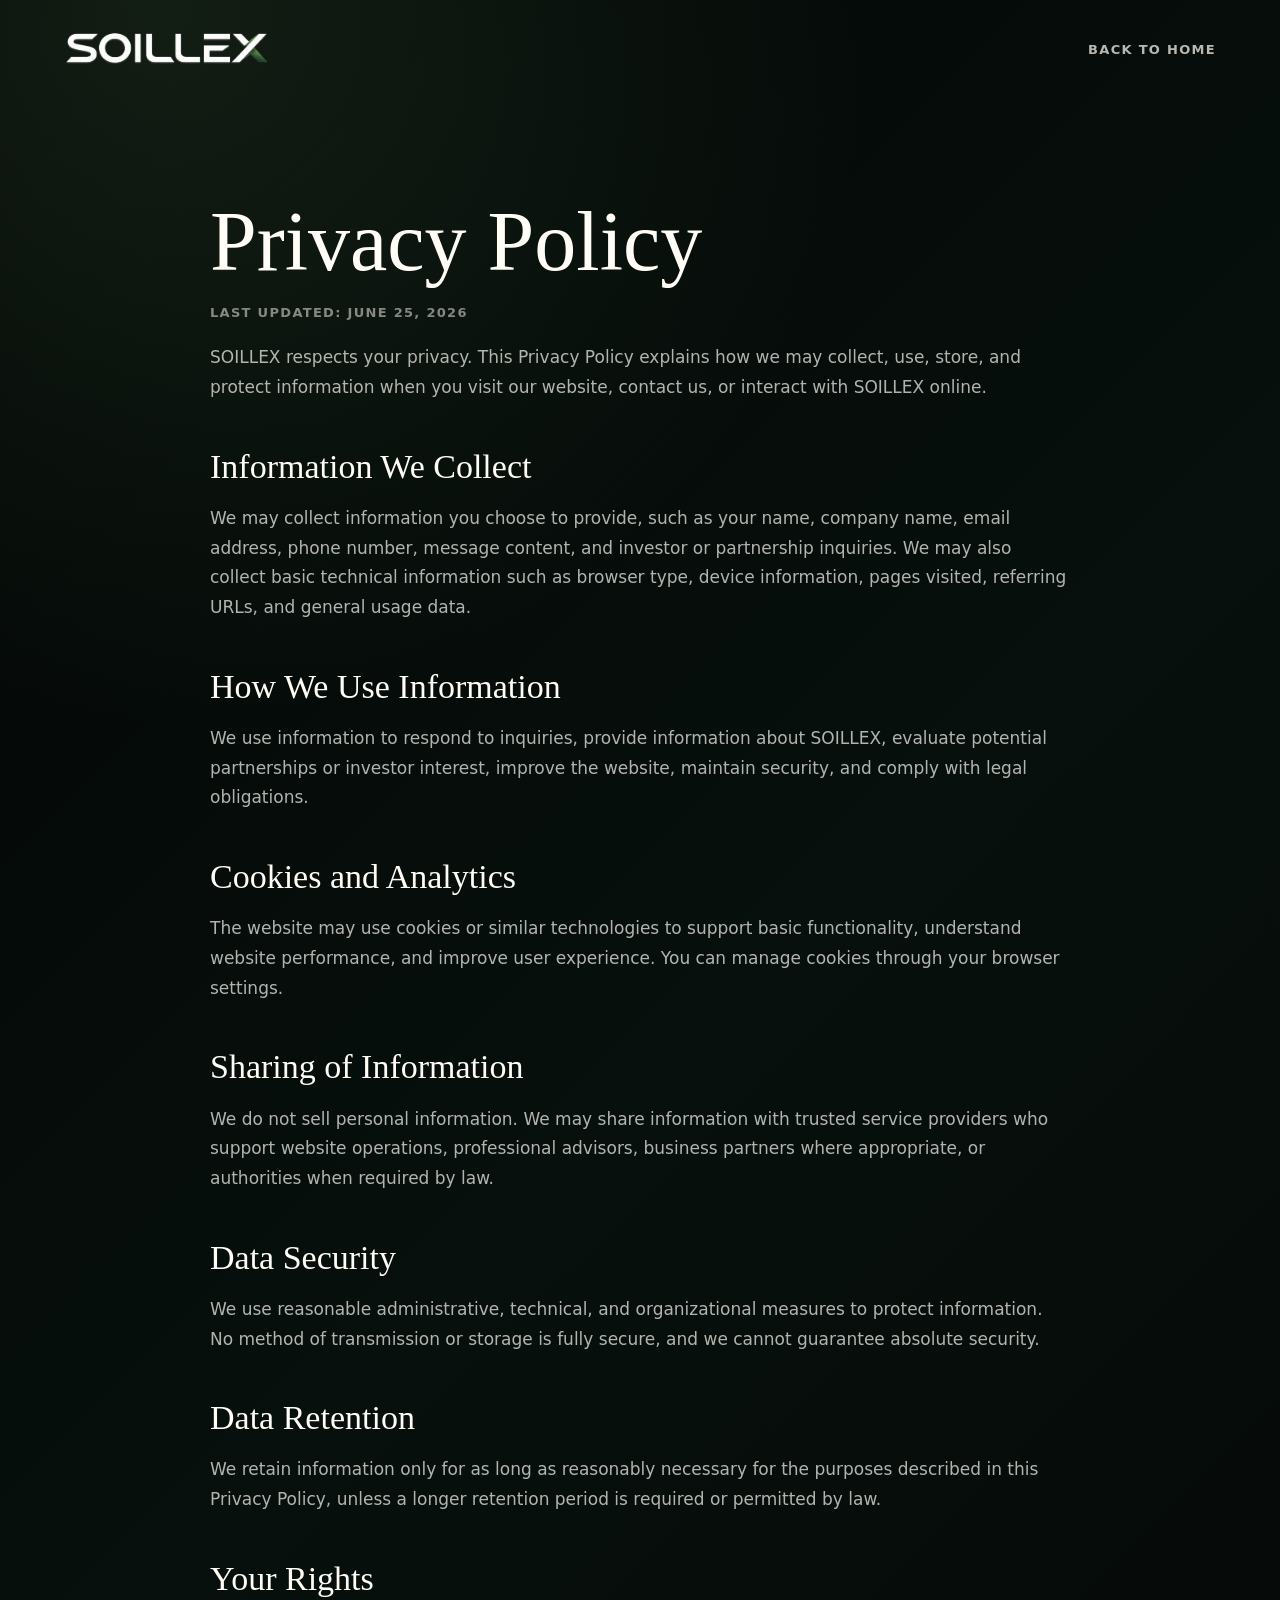
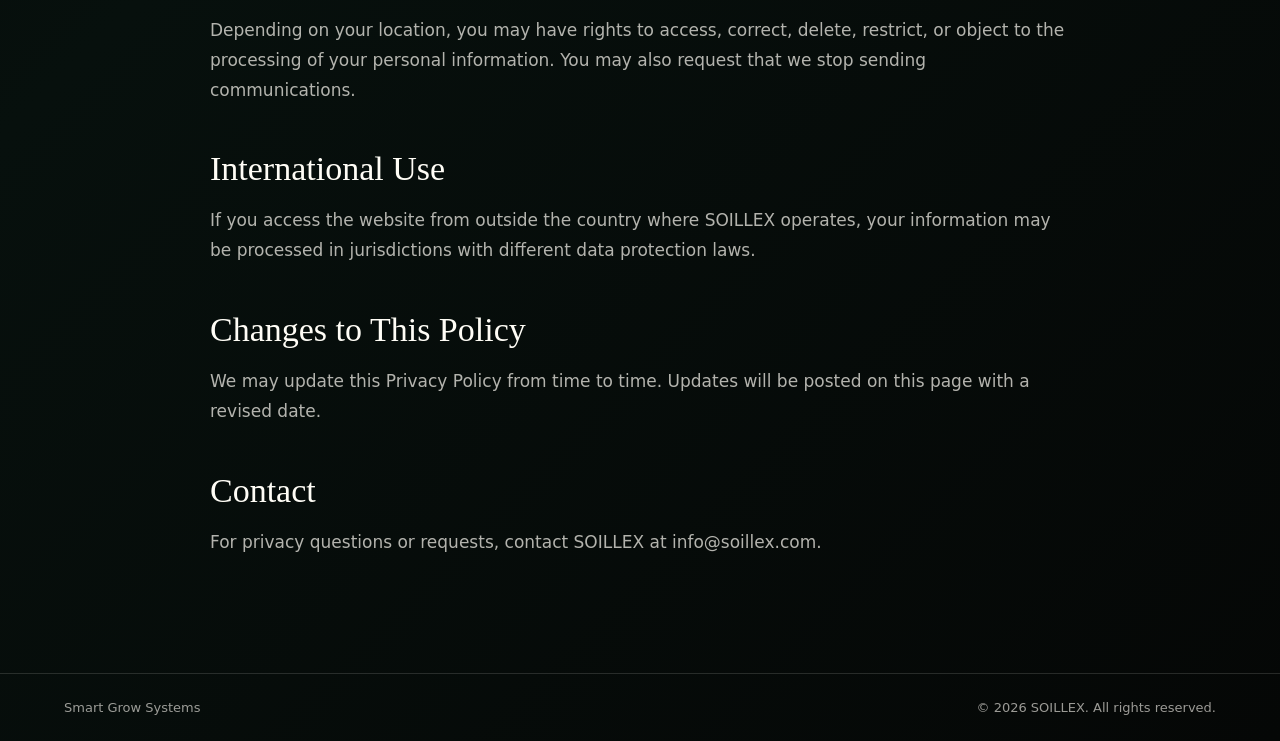
<file: privacy-policy.html>
<!DOCTYPE html>
<html lang="en">
  <head>
    <meta charset="UTF-8" />
    <meta name="viewport" content="width=device-width, initial-scale=1.0" />
    <title>Privacy Policy | SOILLEX</title>
    <link rel="icon" type="image/png" href="assets/img/favicon.png" />
    <style>
      :root {
        --color-ink: #f7f4ed;
        --color-muted: rgba(247, 244, 237, 0.72);
        --color-deep: #030504;
        --color-line: rgba(247, 244, 237, 0.14);
        --color-green: #83c980;
        font-family:
          Inter, ui-sans-serif, system-ui, -apple-system, BlinkMacSystemFont,
          "Segoe UI", Arial, sans-serif;
        color-scheme: dark;
      }

      * {
        box-sizing: border-box;
      }

      html {
        background: var(--color-deep);
      }

      body {
        margin: 0;
        background:
          radial-gradient(circle at 12% 0%, rgba(131, 201, 128, 0.12), transparent 28%),
          linear-gradient(135deg, #030504 0%, #07100d 48%, #050706 100%);
        color: var(--color-ink);
      }

      a {
        color: inherit;
        text-decoration: none;
      }

      .site-header,
      .site-footer {
        display: flex;
        align-items: center;
        justify-content: space-between;
        gap: 24px;
        padding: 26px clamp(22px, 5vw, 72px);
      }

      .logo {
        width: clamp(138px, 16vw, 210px);
      }

      .back-link {
        color: rgba(247, 244, 237, 0.74);
        font-size: 13px;
        font-weight: 750;
        letter-spacing: 0.1em;
        text-transform: uppercase;
        transition: color 240ms ease;
      }

      .back-link:hover {
        color: var(--color-ink);
      }

      main {
        width: min(860px, calc(100% - 44px));
        margin: 0 auto;
        padding: clamp(54px, 8vw, 104px) 0 clamp(68px, 9vw, 120px);
      }

      h1,
      h2 {
        margin: 0;
        color: #fffdf6;
        font-family: Georgia, "Times New Roman", serif;
        font-weight: 500;
        letter-spacing: 0;
      }

      h1 {
        font-size: clamp(42px, 7vw, 84px);
        line-height: 0.96;
      }

      h2 {
        margin-top: 44px;
        font-size: clamp(24px, 3vw, 34px);
        line-height: 1.15;
      }

      p,
      li {
        color: var(--color-muted);
        font-size: 17px;
        line-height: 1.75;
      }

      p {
        margin: 18px 0 0;
      }

      ul {
        margin: 18px 0 0;
        padding-left: 22px;
      }

      .updated {
        margin-top: 20px;
        color: rgba(247, 244, 237, 0.52);
        font-size: 13px;
        font-weight: 700;
        letter-spacing: 0.1em;
        text-transform: uppercase;
      }

      .site-footer {
        border-top: 1px solid var(--color-line);
        color: rgba(247, 244, 237, 0.62);
        font-size: 13px;
      }

      @media (max-width: 640px) {
        .site-header,
        .site-footer {
          align-items: flex-start;
          flex-direction: column;
        }
      }
    </style>
  </head>
  <body>
    <header class="site-header">
      <a href="index.html" aria-label="SOILLEX home">
        <img class="logo" src="assets/img/logo.png" alt="SOILLEX" />
      </a>
      <a class="back-link" href="index.html">Back to Home</a>
    </header>

    <main>
      <h1>Privacy Policy</h1>
      <p class="updated">Last updated: June 25, 2026</p>

      <p>
        SOILLEX respects your privacy. This Privacy Policy explains how we may
        collect, use, store, and protect information when you visit our website,
        contact us, or interact with SOILLEX online.
      </p>

      <h2>Information We Collect</h2>
      <p>
        We may collect information you choose to provide, such as your name,
        company name, email address, phone number, message content, and investor
        or partnership inquiries. We may also collect basic technical
        information such as browser type, device information, pages visited,
        referring URLs, and general usage data.
      </p>

      <h2>How We Use Information</h2>
      <p>
        We use information to respond to inquiries, provide information about
        SOILLEX, evaluate potential partnerships or investor interest, improve
        the website, maintain security, and comply with legal obligations.
      </p>

      <h2>Cookies and Analytics</h2>
      <p>
        The website may use cookies or similar technologies to support basic
        functionality, understand website performance, and improve user
        experience. You can manage cookies through your browser settings.
      </p>

      <h2>Sharing of Information</h2>
      <p>
        We do not sell personal information. We may share information with
        trusted service providers who support website operations, professional
        advisors, business partners where appropriate, or authorities when
        required by law.
      </p>

      <h2>Data Security</h2>
      <p>
        We use reasonable administrative, technical, and organizational measures
        to protect information. No method of transmission or storage is fully
        secure, and we cannot guarantee absolute security.
      </p>

      <h2>Data Retention</h2>
      <p>
        We retain information only for as long as reasonably necessary for the
        purposes described in this Privacy Policy, unless a longer retention
        period is required or permitted by law.
      </p>

      <h2>Your Rights</h2>
      <p>
        Depending on your location, you may have rights to access, correct,
        delete, restrict, or object to the processing of your personal
        information. You may also request that we stop sending communications.
      </p>

      <h2>International Use</h2>
      <p>
        If you access the website from outside the country where SOILLEX
        operates, your information may be processed in jurisdictions with
        different data protection laws.
      </p>

      <h2>Changes to This Policy</h2>
      <p>
        We may update this Privacy Policy from time to time. Updates will be
        posted on this page with a revised date.
      </p>

      <h2>Contact</h2>
      <p>
        For privacy questions or requests, contact SOILLEX at
        info@soillex.com.
      </p>
    </main>

    <footer class="site-footer">
      <span>Smart Grow Systems</span>
      <span>© 2026 SOILLEX. All rights reserved.</span>
    </footer>
  </body>
</html>
</file>
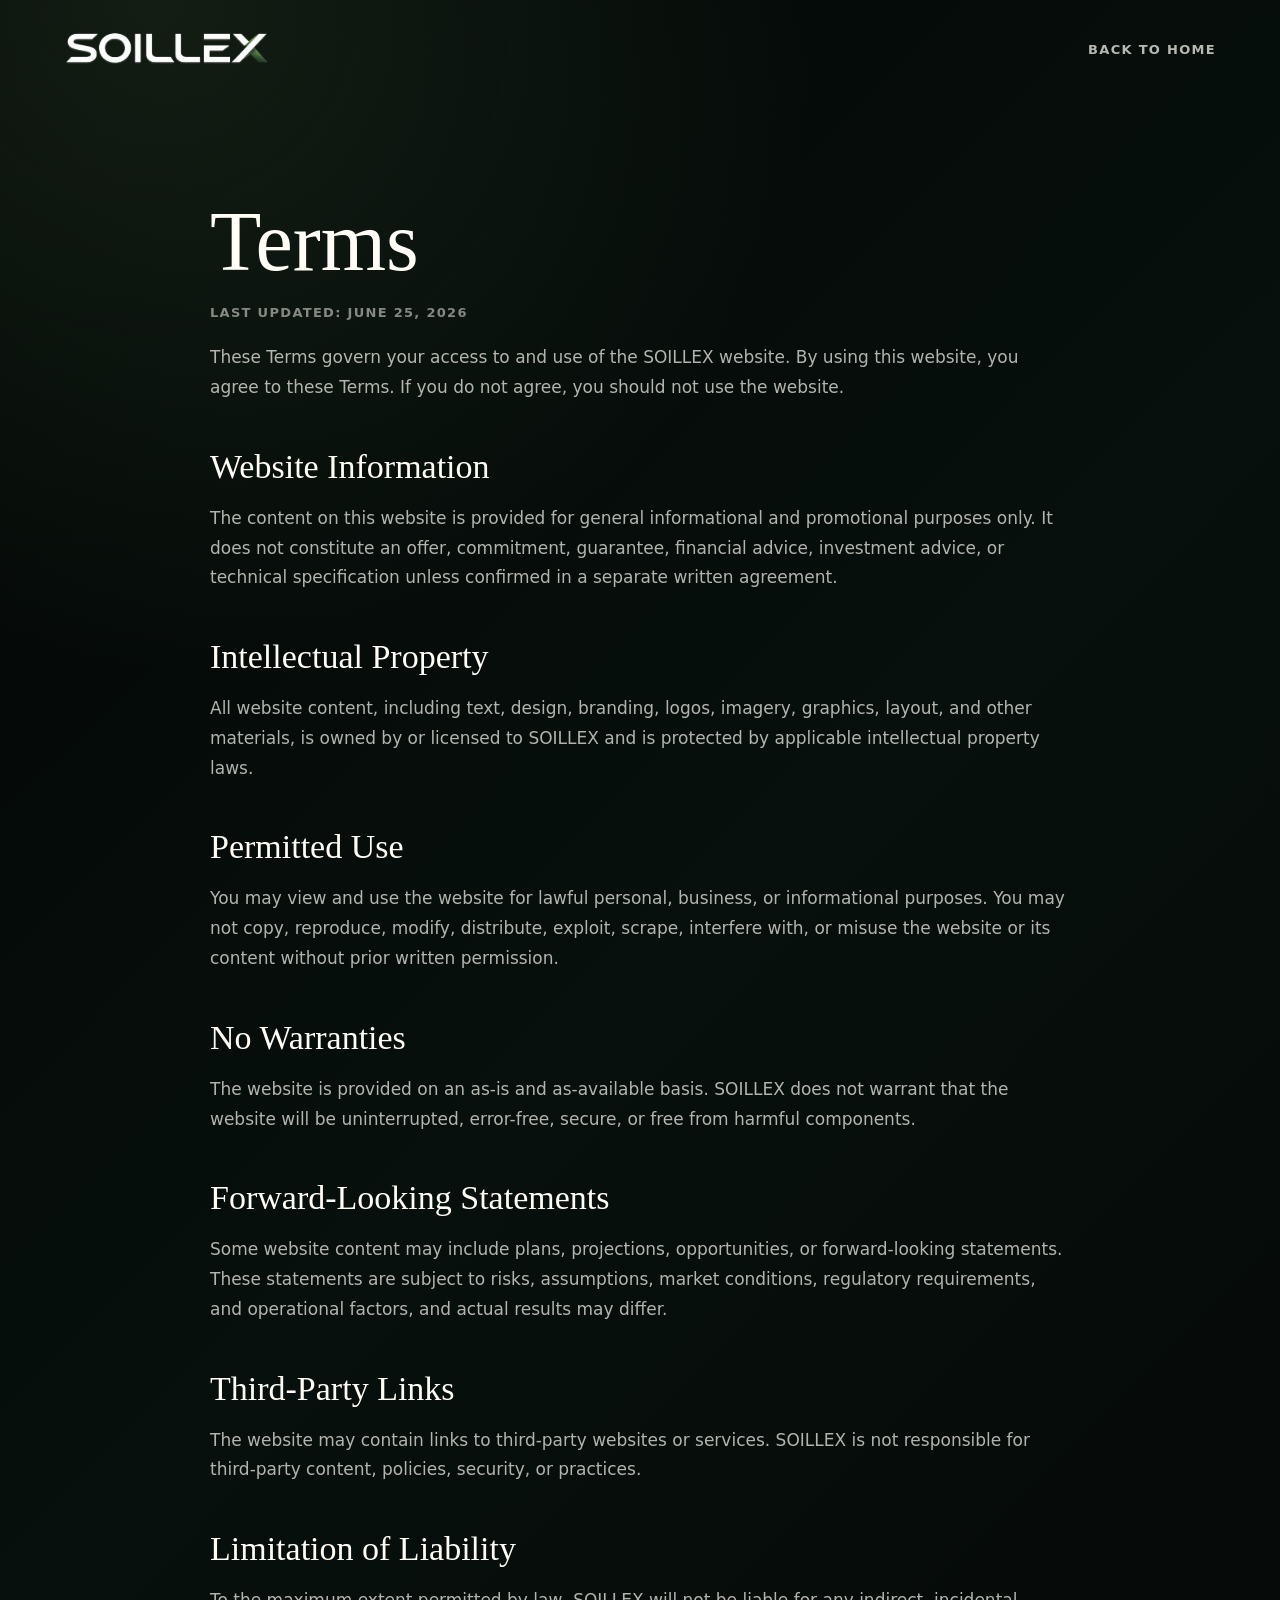
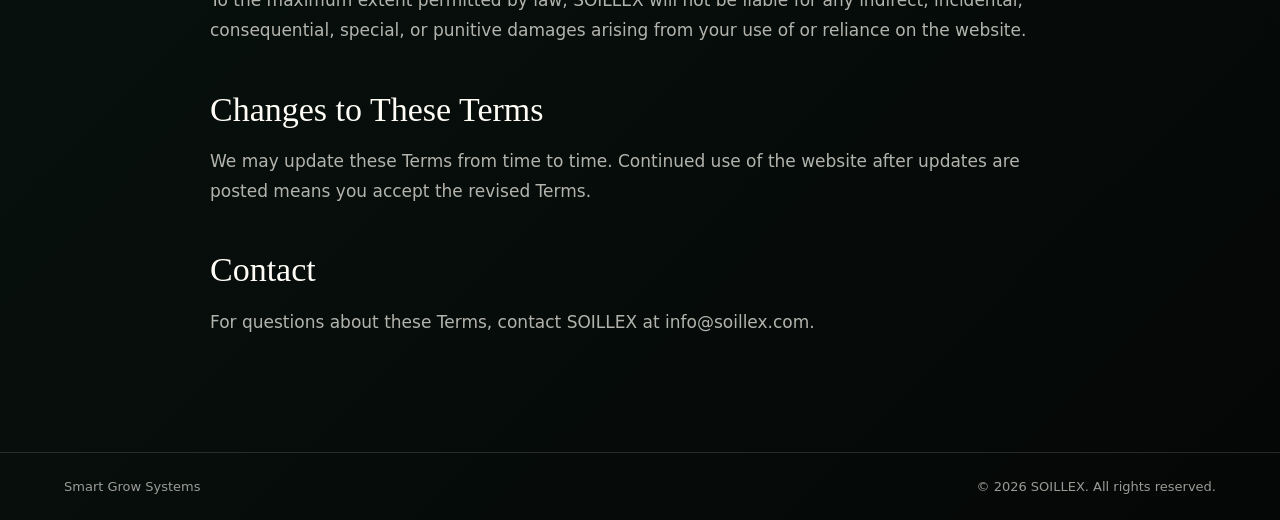
<file: terms.html>
<!DOCTYPE html>
<html lang="en">
  <head>
    <meta charset="UTF-8" />
    <meta name="viewport" content="width=device-width, initial-scale=1.0" />
    <title>Terms | SOILLEX</title>
    <link rel="icon" type="image/png" href="assets/img/favicon.png" />
    <style>
      :root {
        --color-ink: #f7f4ed;
        --color-muted: rgba(247, 244, 237, 0.72);
        --color-deep: #030504;
        --color-line: rgba(247, 244, 237, 0.14);
        font-family:
          Inter, ui-sans-serif, system-ui, -apple-system, BlinkMacSystemFont,
          "Segoe UI", Arial, sans-serif;
        color-scheme: dark;
      }

      * {
        box-sizing: border-box;
      }

      html {
        background: var(--color-deep);
      }

      body {
        margin: 0;
        background:
          radial-gradient(circle at 12% 0%, rgba(131, 201, 128, 0.12), transparent 28%),
          linear-gradient(135deg, #030504 0%, #07100d 48%, #050706 100%);
        color: var(--color-ink);
      }

      a {
        color: inherit;
        text-decoration: none;
      }

      .site-header,
      .site-footer {
        display: flex;
        align-items: center;
        justify-content: space-between;
        gap: 24px;
        padding: 26px clamp(22px, 5vw, 72px);
      }

      .logo {
        width: clamp(138px, 16vw, 210px);
      }

      .back-link {
        color: rgba(247, 244, 237, 0.74);
        font-size: 13px;
        font-weight: 750;
        letter-spacing: 0.1em;
        text-transform: uppercase;
        transition: color 240ms ease;
      }

      .back-link:hover {
        color: var(--color-ink);
      }

      main {
        width: min(860px, calc(100% - 44px));
        margin: 0 auto;
        padding: clamp(54px, 8vw, 104px) 0 clamp(68px, 9vw, 120px);
      }

      h1,
      h2 {
        margin: 0;
        color: #fffdf6;
        font-family: Georgia, "Times New Roman", serif;
        font-weight: 500;
        letter-spacing: 0;
      }

      h1 {
        font-size: clamp(42px, 7vw, 84px);
        line-height: 0.96;
      }

      h2 {
        margin-top: 44px;
        font-size: clamp(24px, 3vw, 34px);
        line-height: 1.15;
      }

      p,
      li {
        color: var(--color-muted);
        font-size: 17px;
        line-height: 1.75;
      }

      p {
        margin: 18px 0 0;
      }

      ul {
        margin: 18px 0 0;
        padding-left: 22px;
      }

      .updated {
        margin-top: 20px;
        color: rgba(247, 244, 237, 0.52);
        font-size: 13px;
        font-weight: 700;
        letter-spacing: 0.1em;
        text-transform: uppercase;
      }

      .site-footer {
        border-top: 1px solid var(--color-line);
        color: rgba(247, 244, 237, 0.62);
        font-size: 13px;
      }

      @media (max-width: 640px) {
        .site-header,
        .site-footer {
          align-items: flex-start;
          flex-direction: column;
        }
      }
    </style>
  </head>
  <body>
    <header class="site-header">
      <a href="index.html" aria-label="SOILLEX home">
        <img class="logo" src="assets/img/logo.png" alt="SOILLEX" />
      </a>
      <a class="back-link" href="index.html">Back to Home</a>
    </header>

    <main>
      <h1>Terms</h1>
      <p class="updated">Last updated: June 25, 2026</p>

      <p>
        These Terms govern your access to and use of the SOILLEX website. By
        using this website, you agree to these Terms. If you do not agree, you
        should not use the website.
      </p>

      <h2>Website Information</h2>
      <p>
        The content on this website is provided for general informational and
        promotional purposes only. It does not constitute an offer, commitment,
        guarantee, financial advice, investment advice, or technical
        specification unless confirmed in a separate written agreement.
      </p>

      <h2>Intellectual Property</h2>
      <p>
        All website content, including text, design, branding, logos, imagery,
        graphics, layout, and other materials, is owned by or licensed to
        SOILLEX and is protected by applicable intellectual property laws.
      </p>

      <h2>Permitted Use</h2>
      <p>
        You may view and use the website for lawful personal, business, or
        informational purposes. You may not copy, reproduce, modify, distribute,
        exploit, scrape, interfere with, or misuse the website or its content
        without prior written permission.
      </p>

      <h2>No Warranties</h2>
      <p>
        The website is provided on an as-is and as-available basis. SOILLEX does
        not warrant that the website will be uninterrupted, error-free, secure,
        or free from harmful components.
      </p>

      <h2>Forward-Looking Statements</h2>
      <p>
        Some website content may include plans, projections, opportunities, or
        forward-looking statements. These statements are subject to risks,
        assumptions, market conditions, regulatory requirements, and operational
        factors, and actual results may differ.
      </p>

      <h2>Third-Party Links</h2>
      <p>
        The website may contain links to third-party websites or services.
        SOILLEX is not responsible for third-party content, policies, security,
        or practices.
      </p>

      <h2>Limitation of Liability</h2>
      <p>
        To the maximum extent permitted by law, SOILLEX will not be liable for
        any indirect, incidental, consequential, special, or punitive damages
        arising from your use of or reliance on the website.
      </p>

      <h2>Changes to These Terms</h2>
      <p>
        We may update these Terms from time to time. Continued use of the
        website after updates are posted means you accept the revised Terms.
      </p>

      <h2>Contact</h2>
      <p>
        For questions about these Terms, contact SOILLEX at info@soillex.com.
      </p>
    </main>

    <footer class="site-footer">
      <span>Smart Grow Systems</span>
      <span>© 2026 SOILLEX. All rights reserved.</span>
    </footer>
  </body>
</html>
</file>
